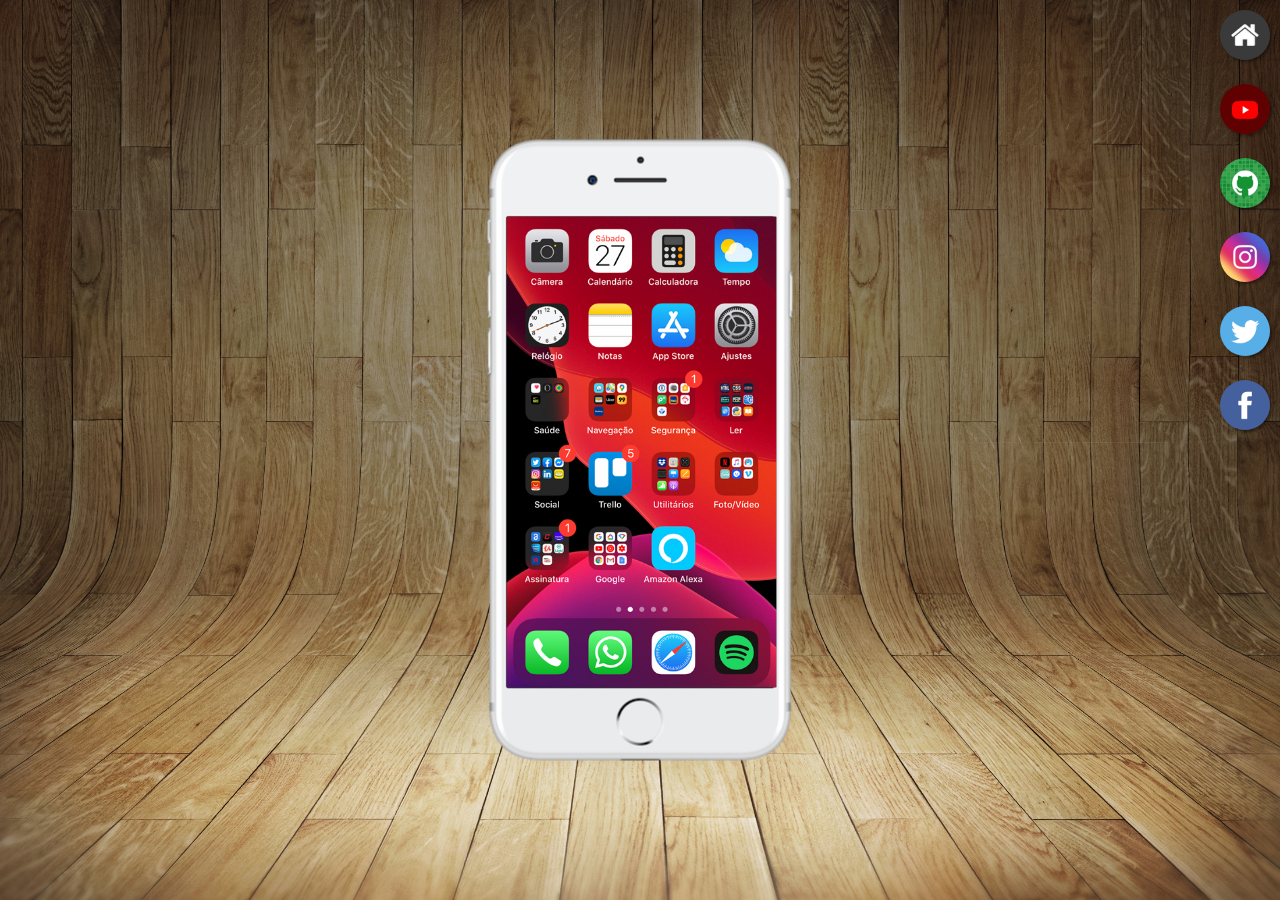
<file: index.html>
<!DOCTYPE html>
<html lang="pt-br">
<head>
    <meta charset="UTF-8">
    <meta name="viewport" content="width=device-width, initial-scale=1.0">
    <title>Projeto Redes Sociais</title>
    <link rel="shortcut icon" href="favicon.ico" type="image/x-icon">
    <link rel="stylesheet" href="estilos/style.css">
</head>
<body>
    <main>
        <section id="telefone">
            <iframe src="home.html" name="tela"
            id="tela" frameborder="0"><p>O seu navegador não é compátivel com isso!</p></iframe>
        </section>
        <section id="redes-sociais">
            <a href="home.html" target="tela"><img src="imagens/logo-home.jpg" alt="Logo Home"></a> <br>
            <a href="youtube.html" target="tela"><img src="imagens/logo-youtube.jpg" alt="Logo Youtube"></a> <br>
            <a href="github.html" target="tela"><img src="imagens/logo-github.jpg" alt="Logo do Github"></a> <br>
            <a href="instagram.html" target="tela"><img src="imagens/logo-instagram.jpg" alt="Logo do Instagram"></a> <br>
            <a href="twitter.html" target="tela"><img src="imagens/logo-twitter.jpg" alt="Logo do Twitter"></a> <br>
            <a href="facebook.html" target="tela"><img src="imagens/logo-facebook.jpg" alt="Logo do Facebook"></a> <br>
        </section>
    </main>
</body>
</html>
</file>
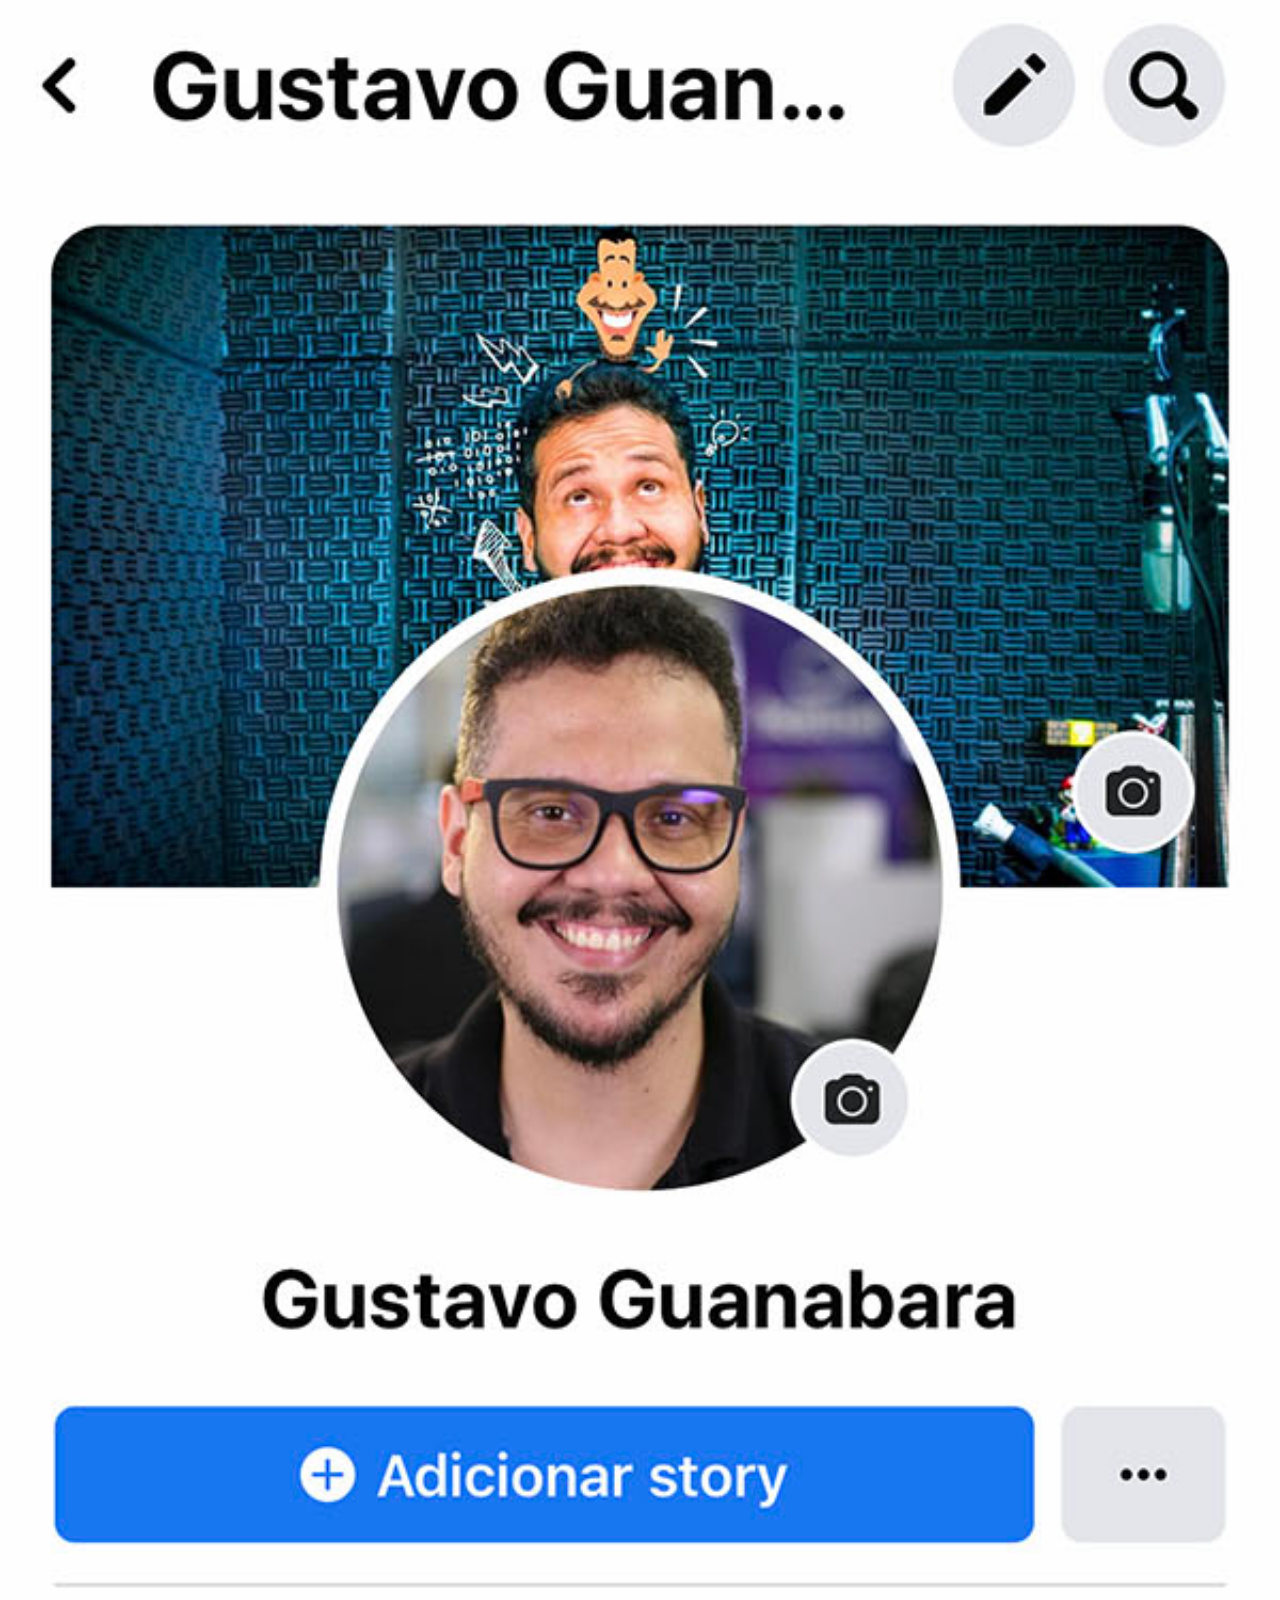
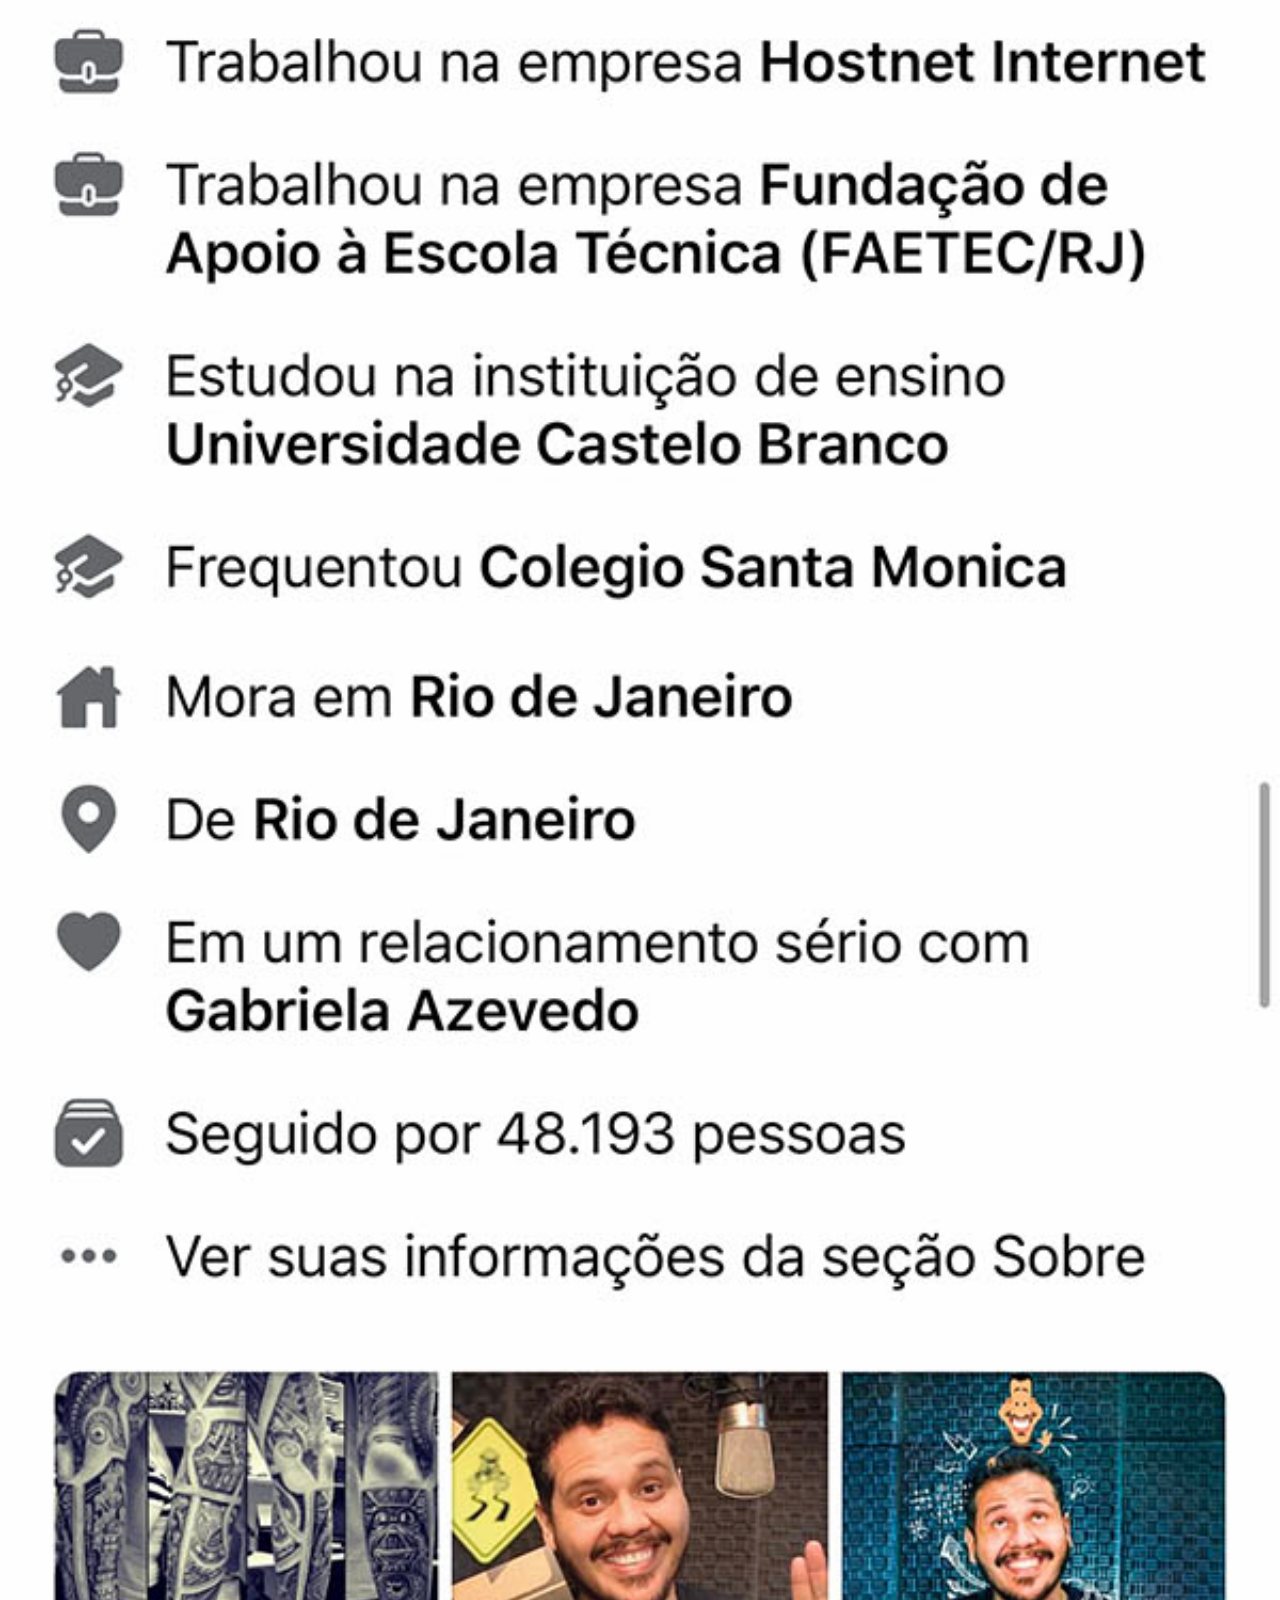
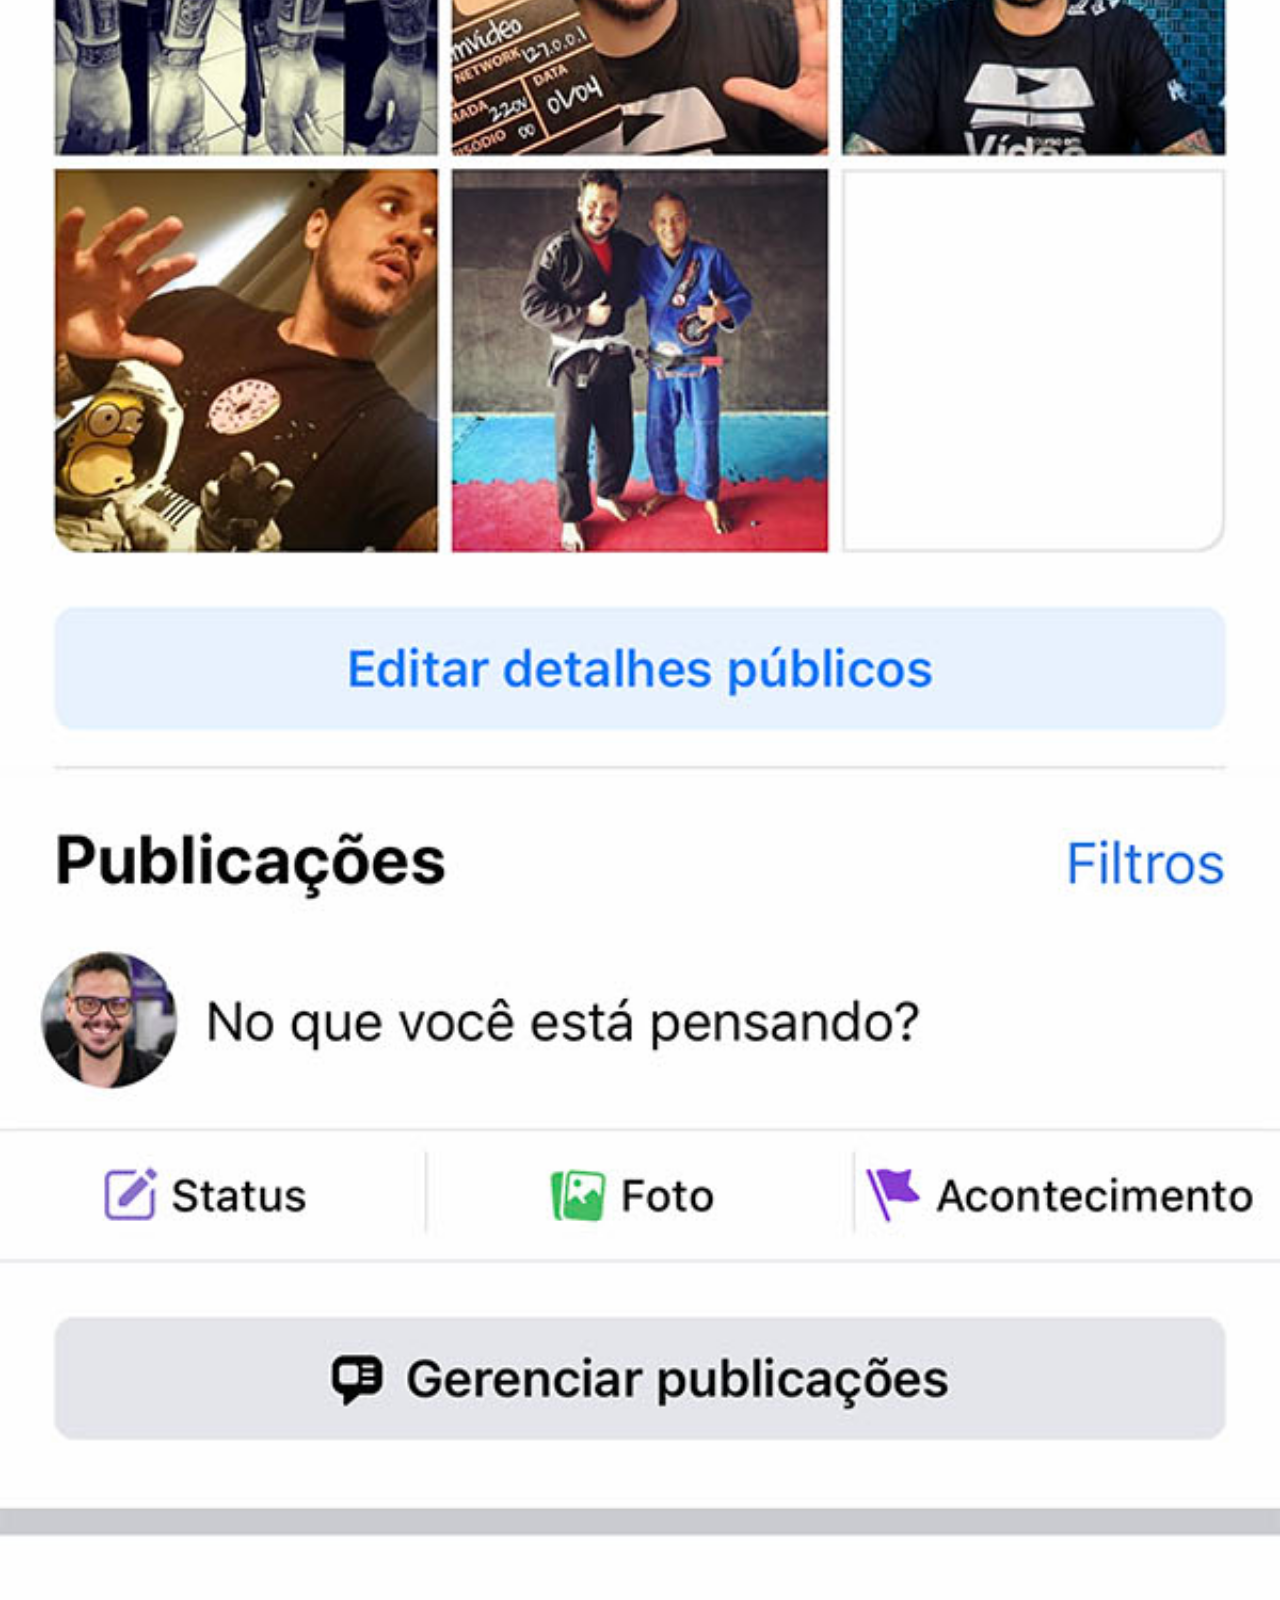
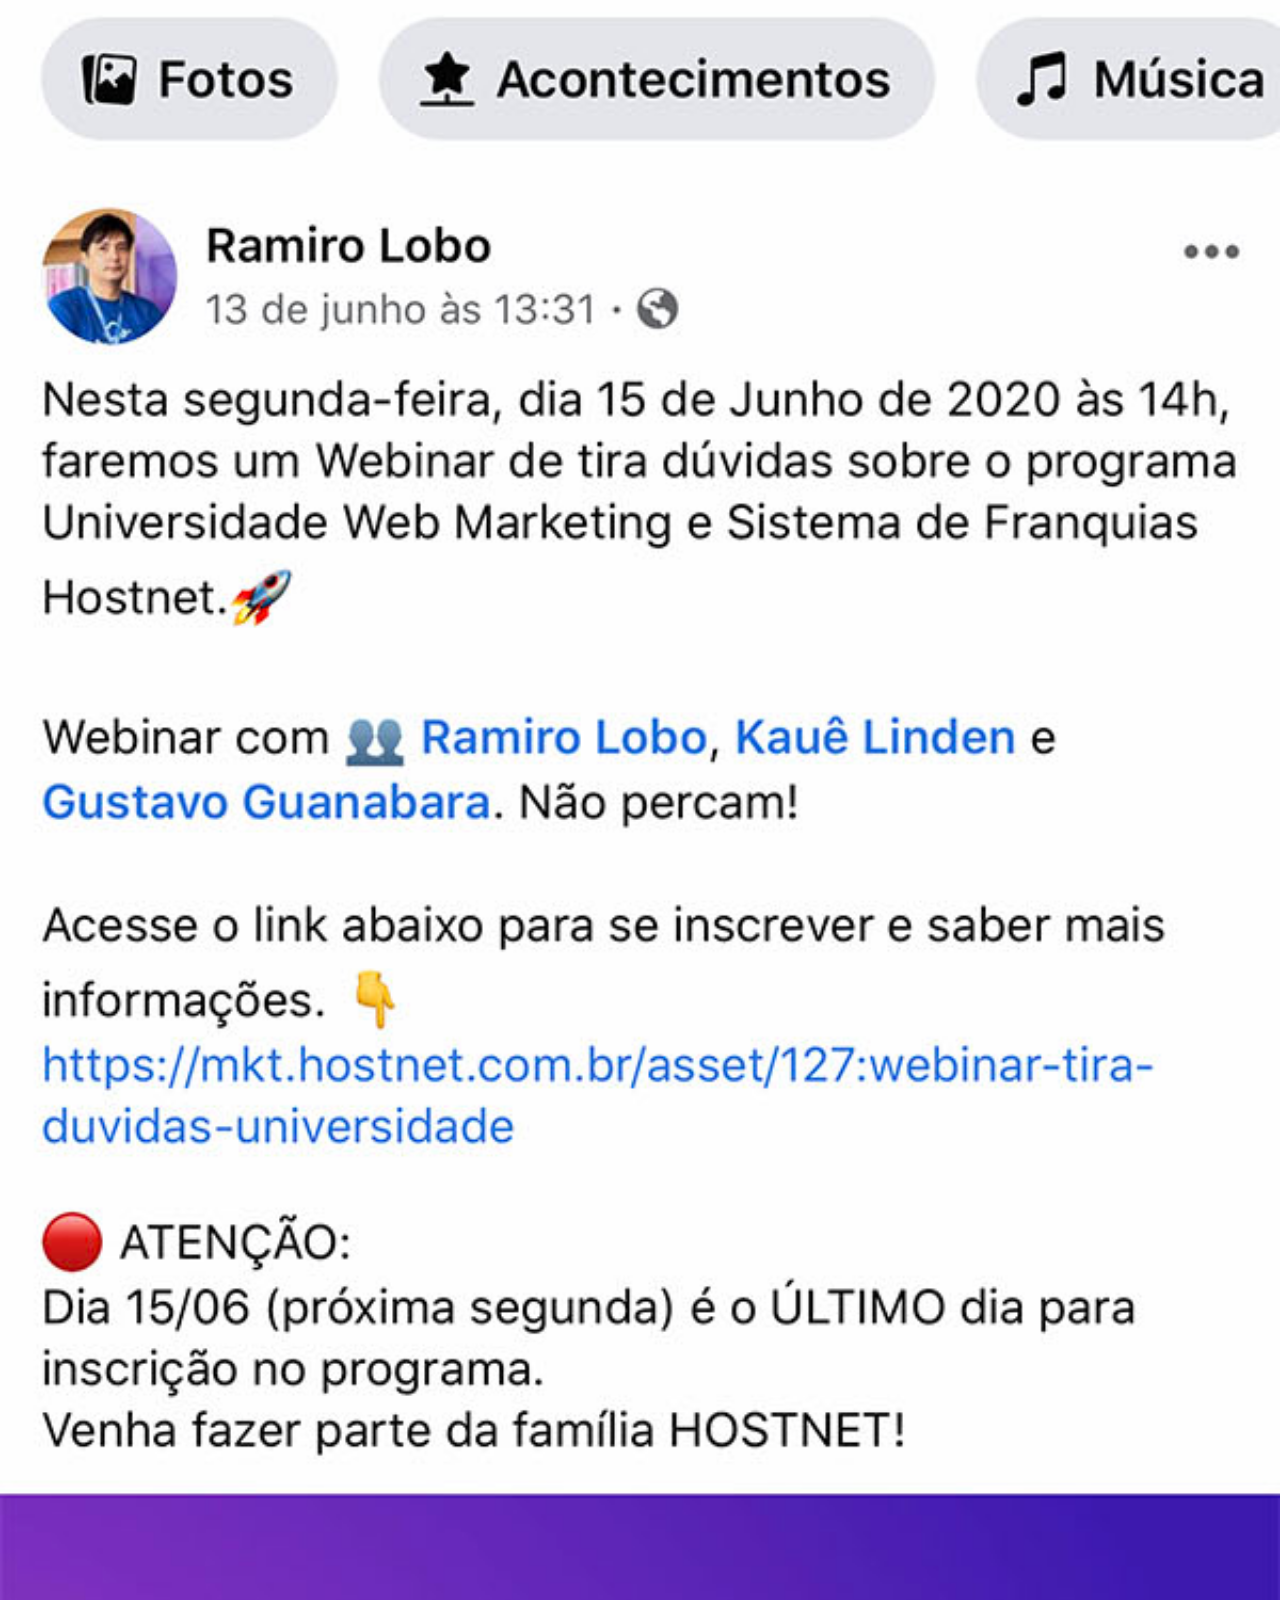
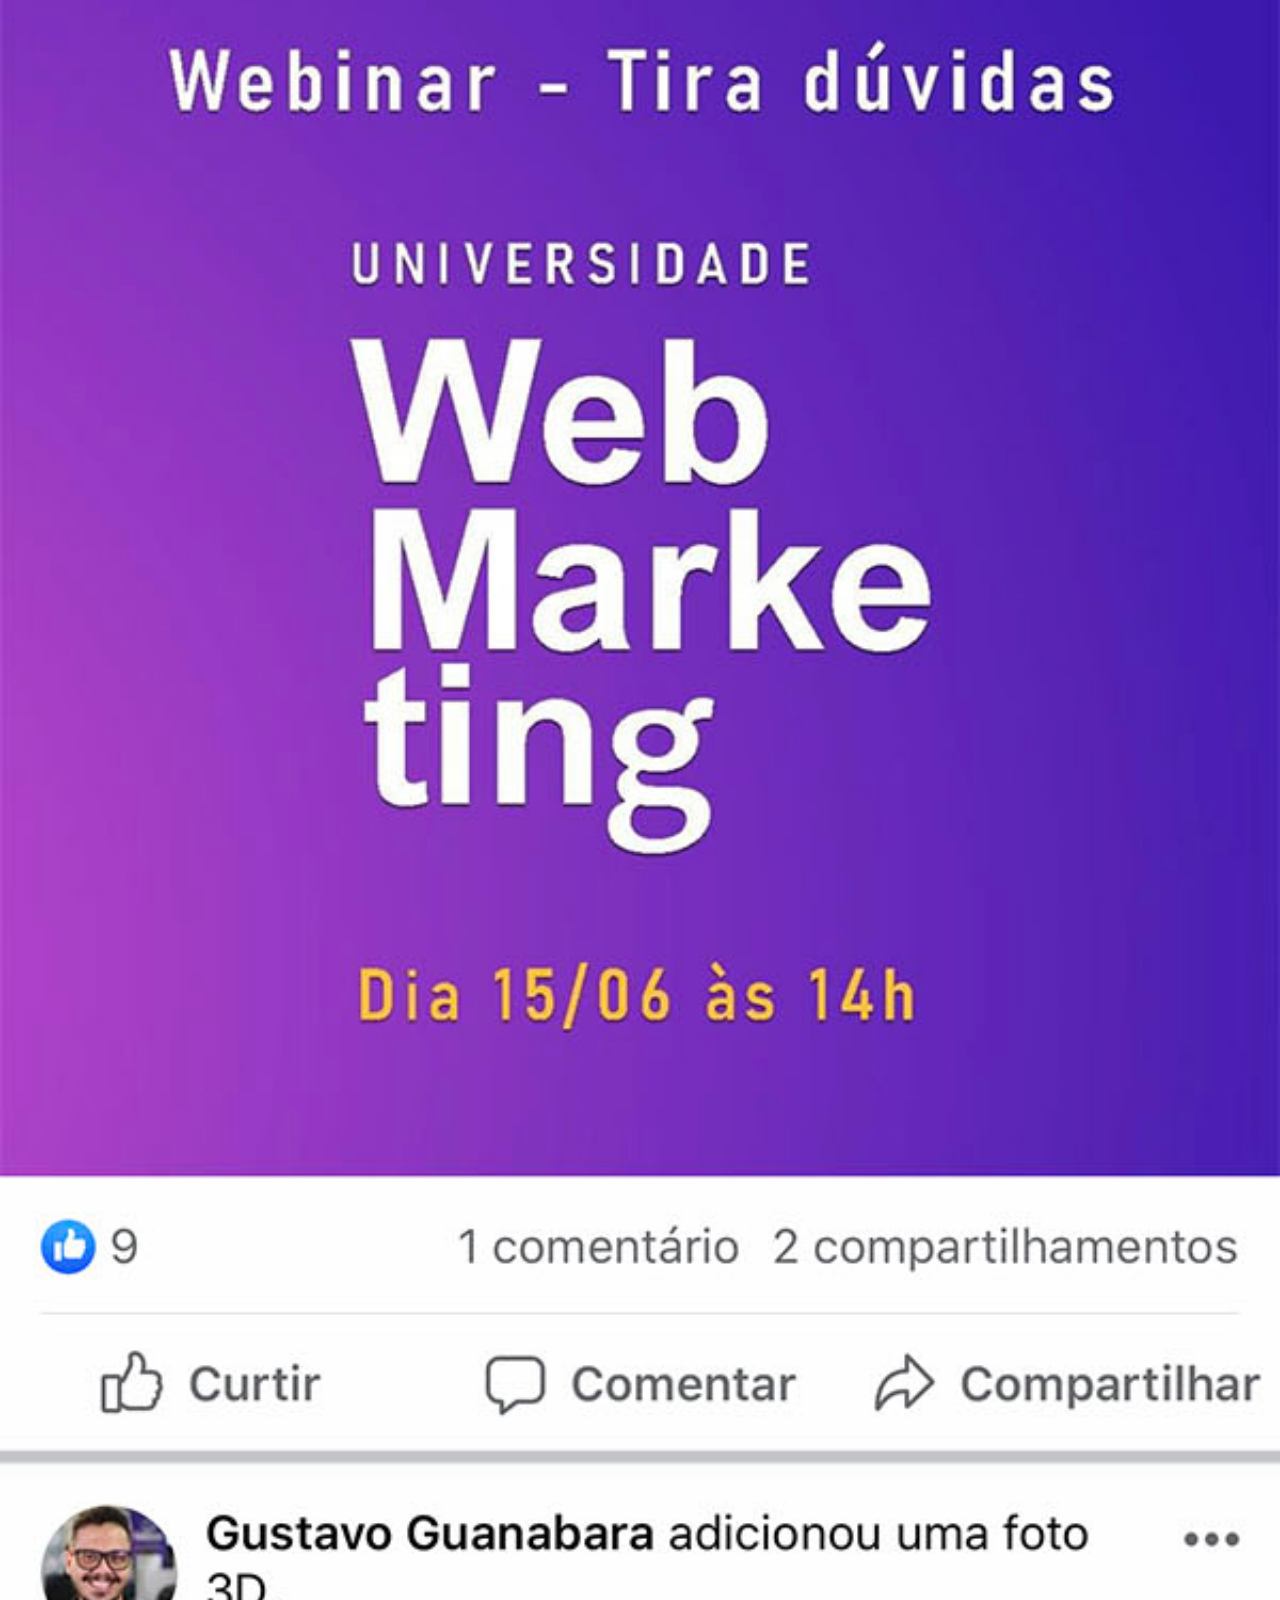
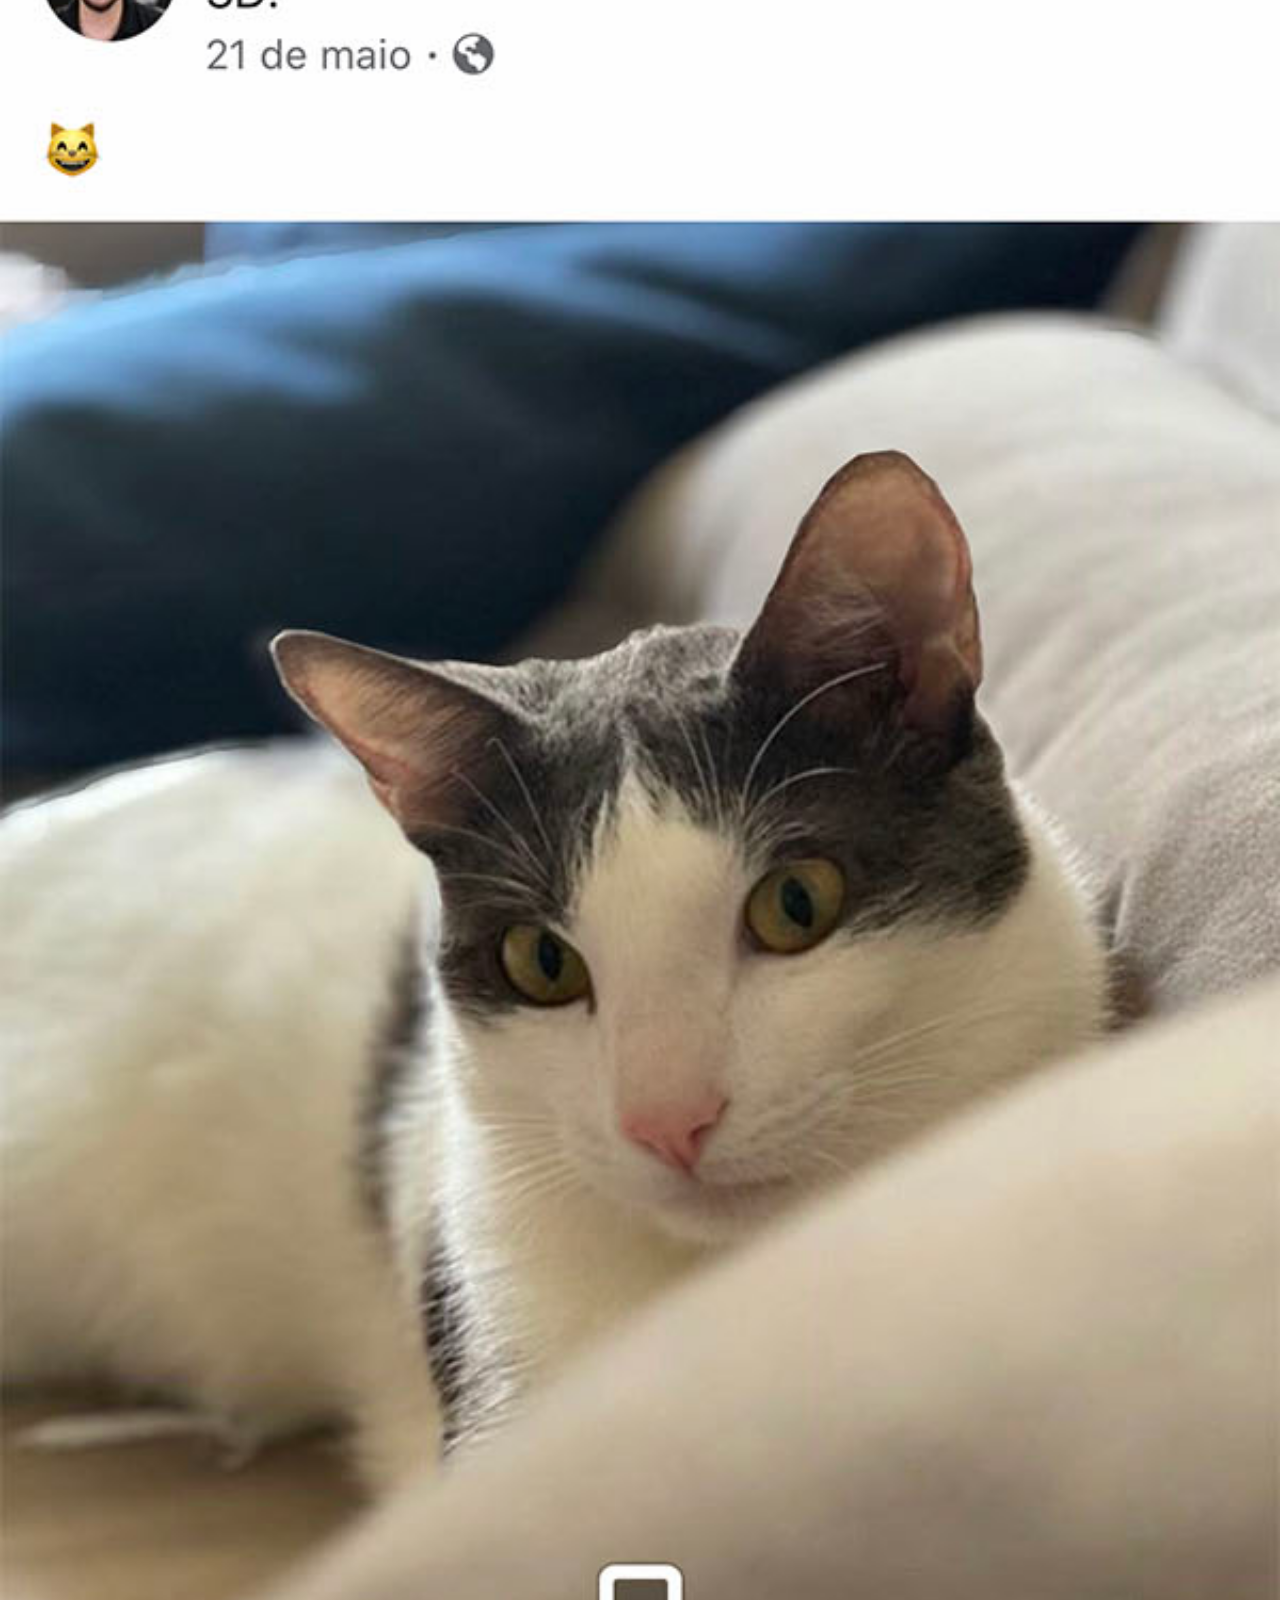
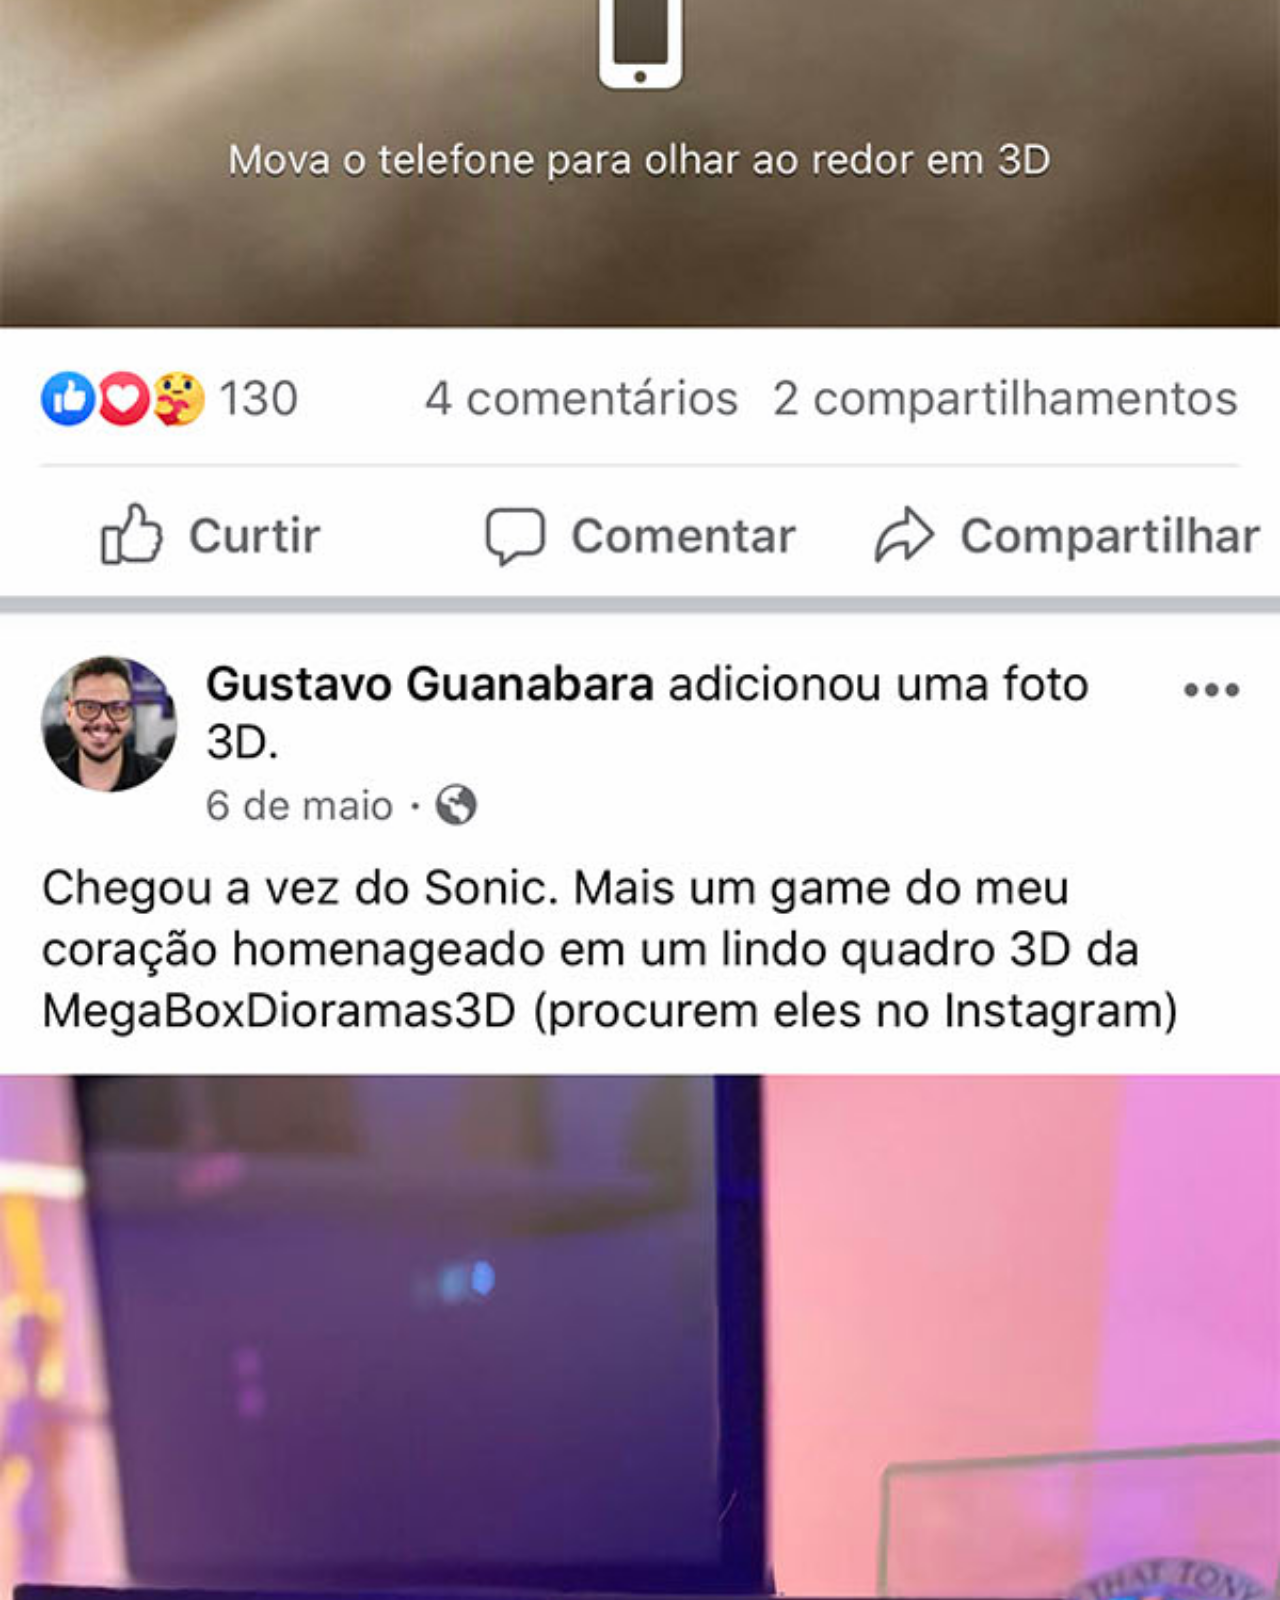
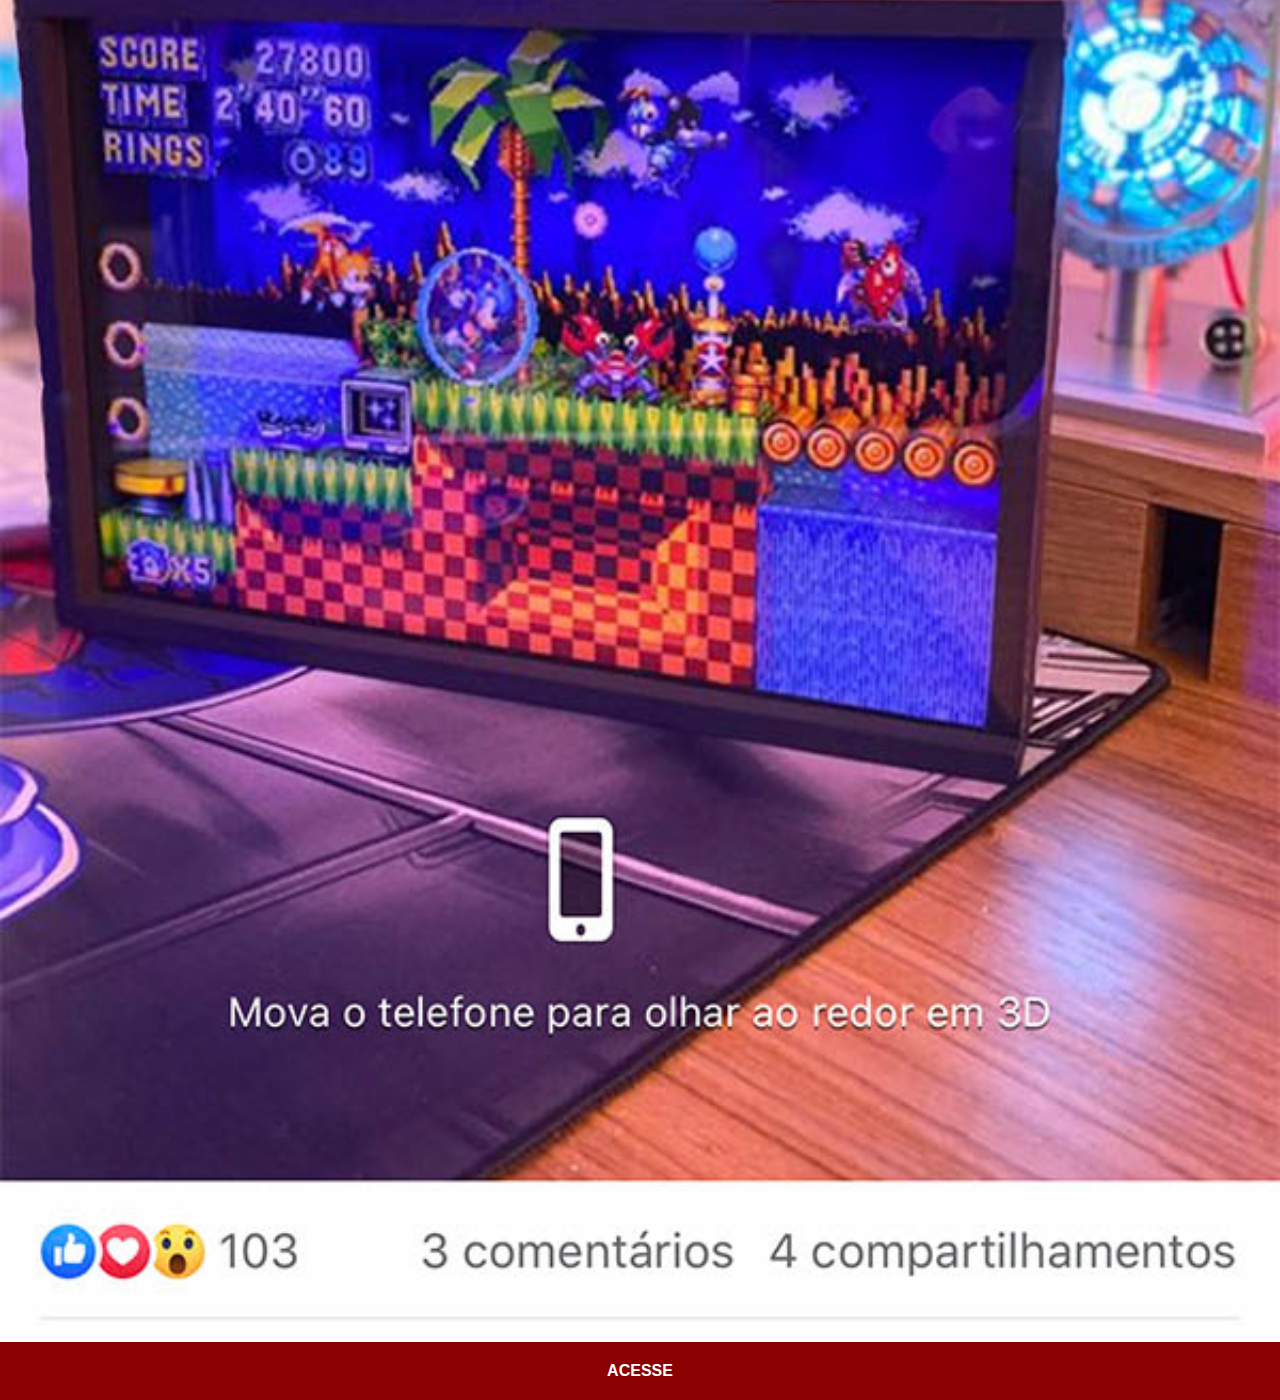
<file: facebook.html>
<!DOCTYPE html>
<html lang="pt-br">
<head>
    <meta charset="UTF-8">
    <meta name="viewport" content="width=device-width, initial-scale=1.0">
    <title>Facebook</title>
    <link rel="stylesheet" href="estilos/social.css">
</head>
<body>
    <img src="imagens/tela-facebook.jpg">
    <a href="https://www.facebook.com/search_results/?q=gustavo+guanabara&locale=pt_BR " target="_blank">ACESSE</a>
</body>
</html>
</file>
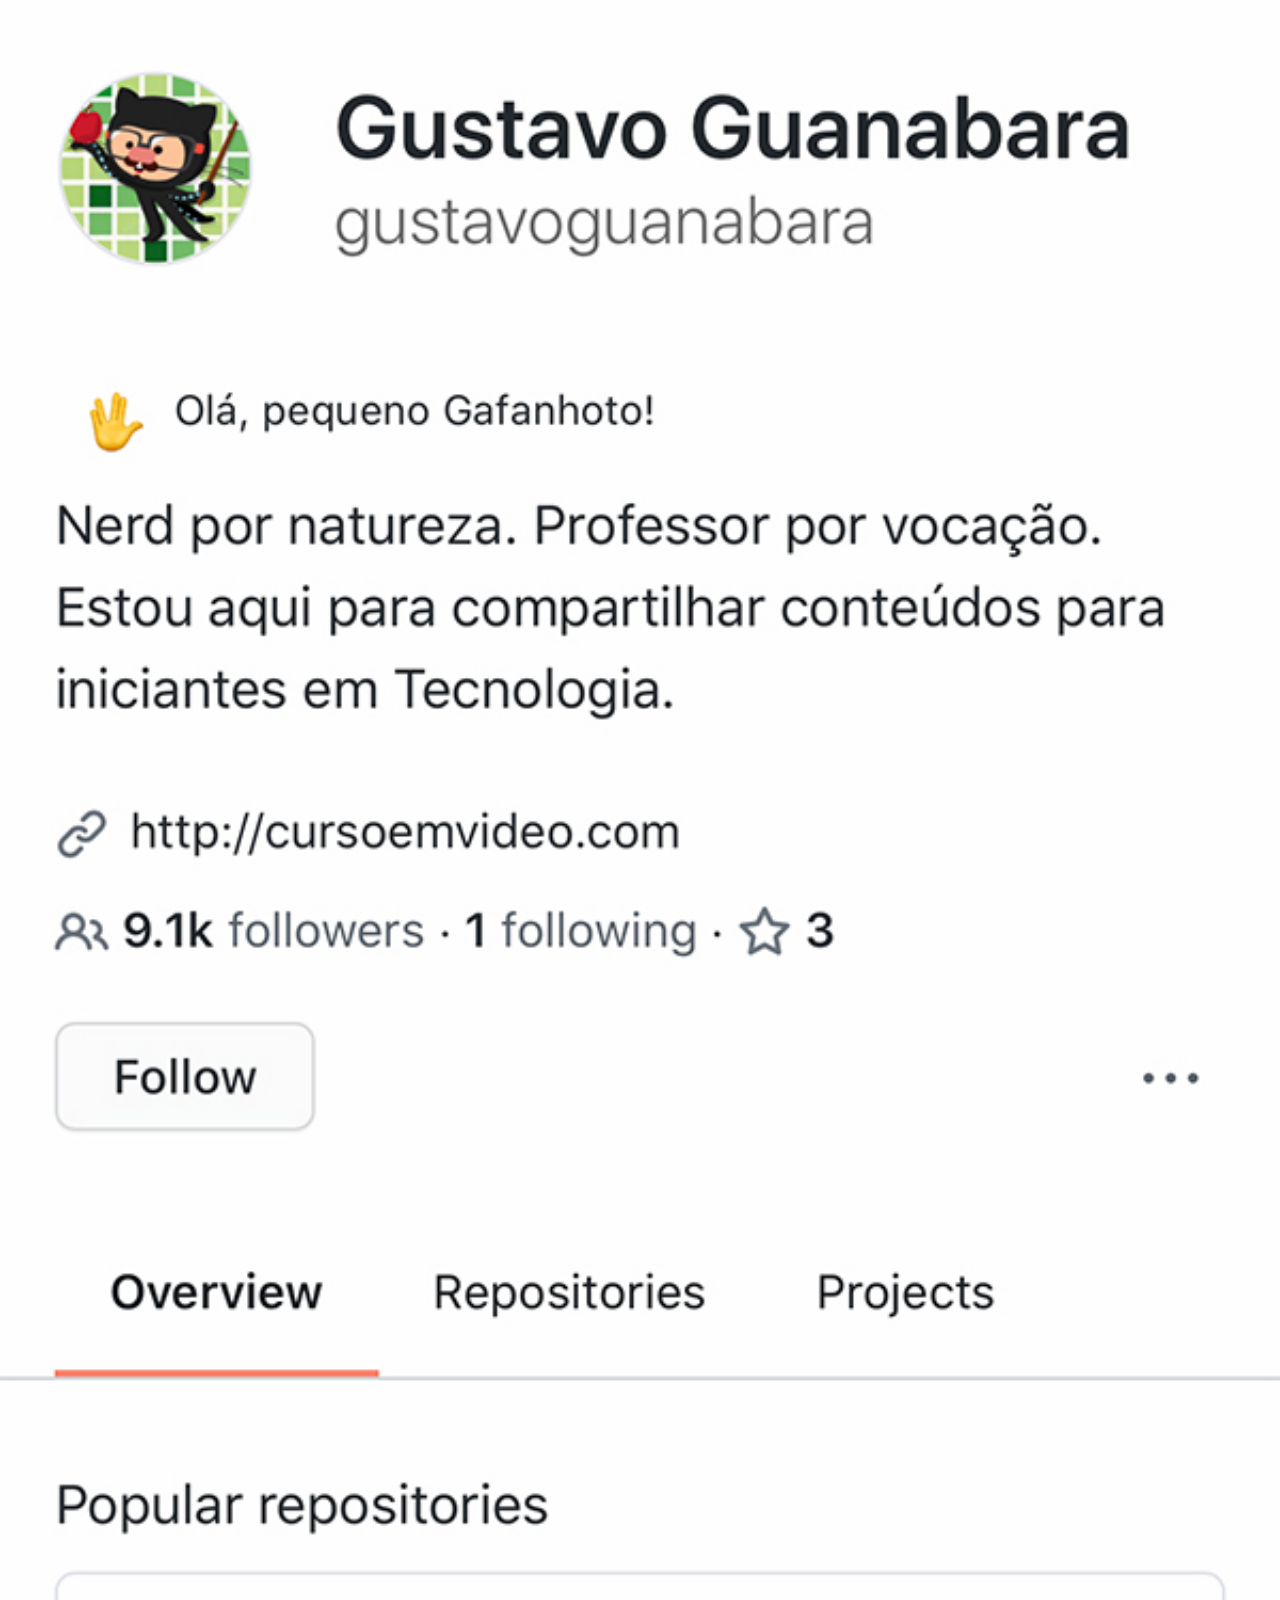
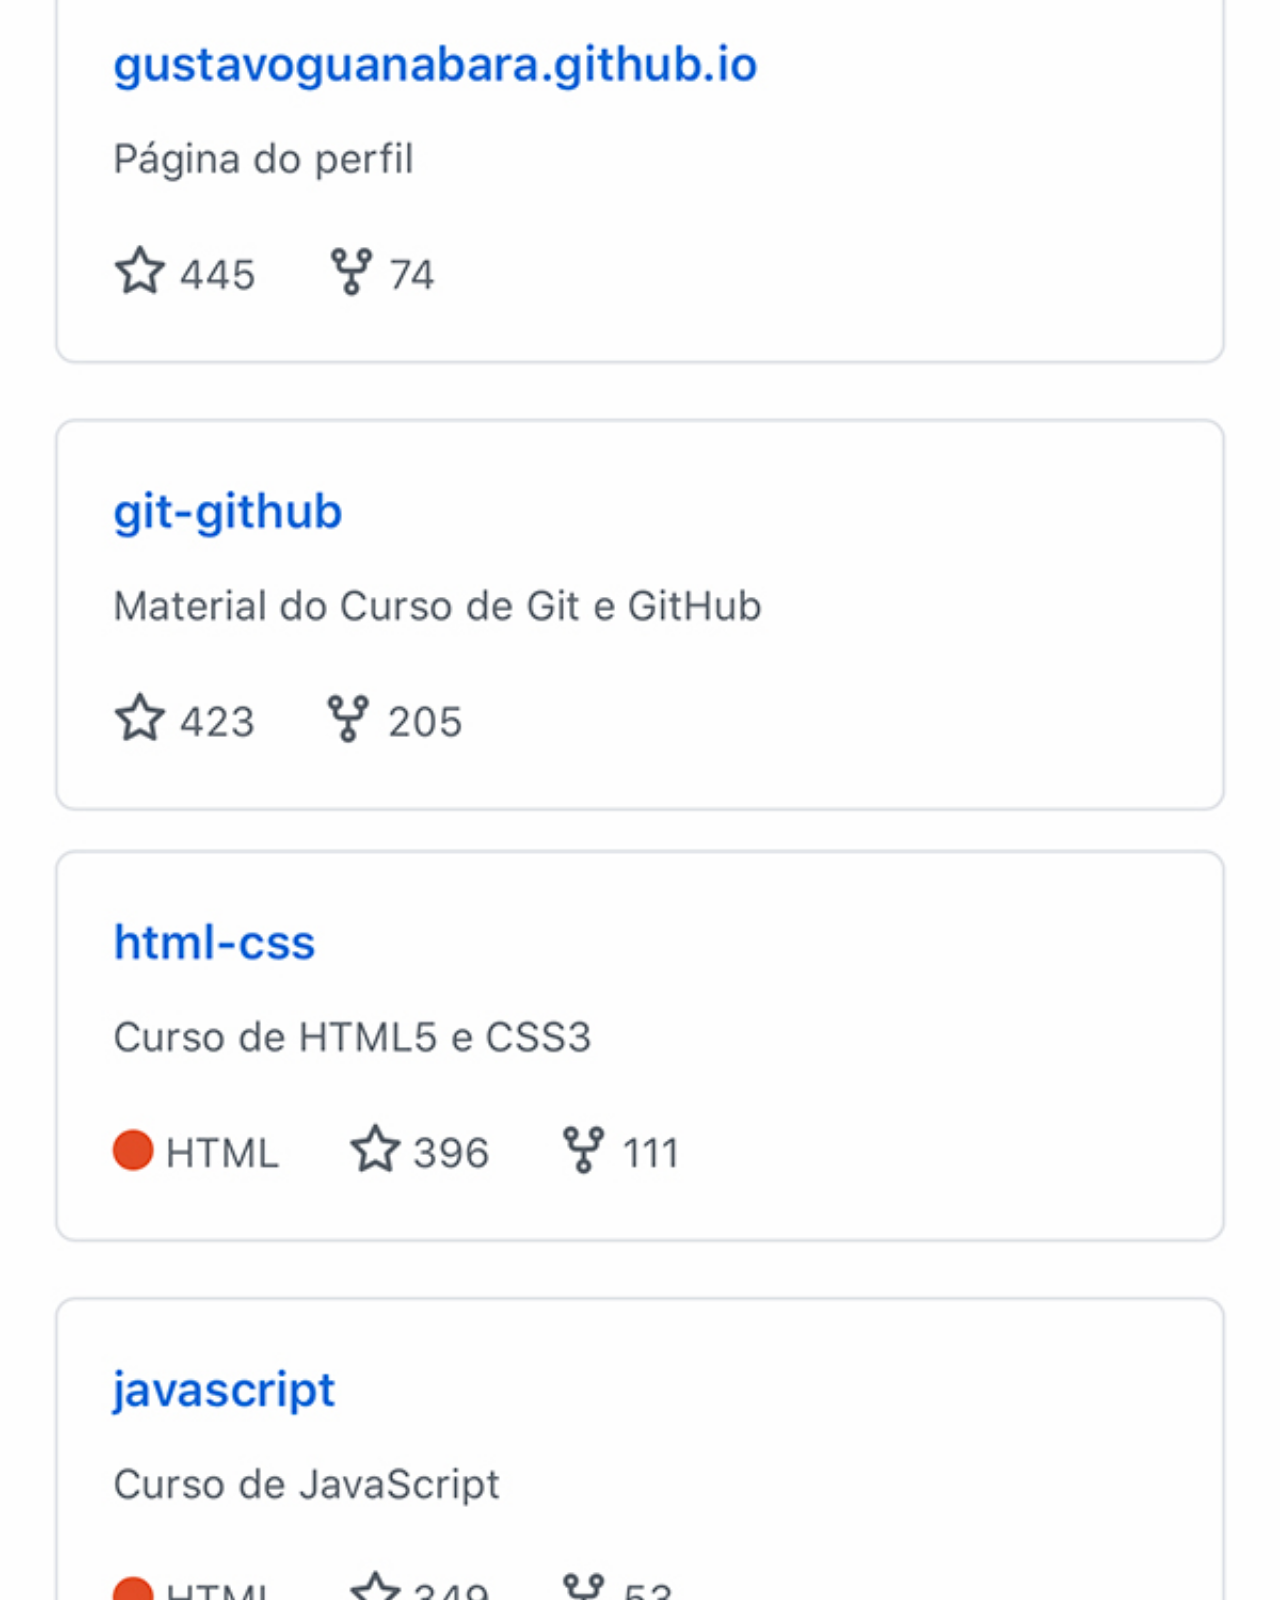
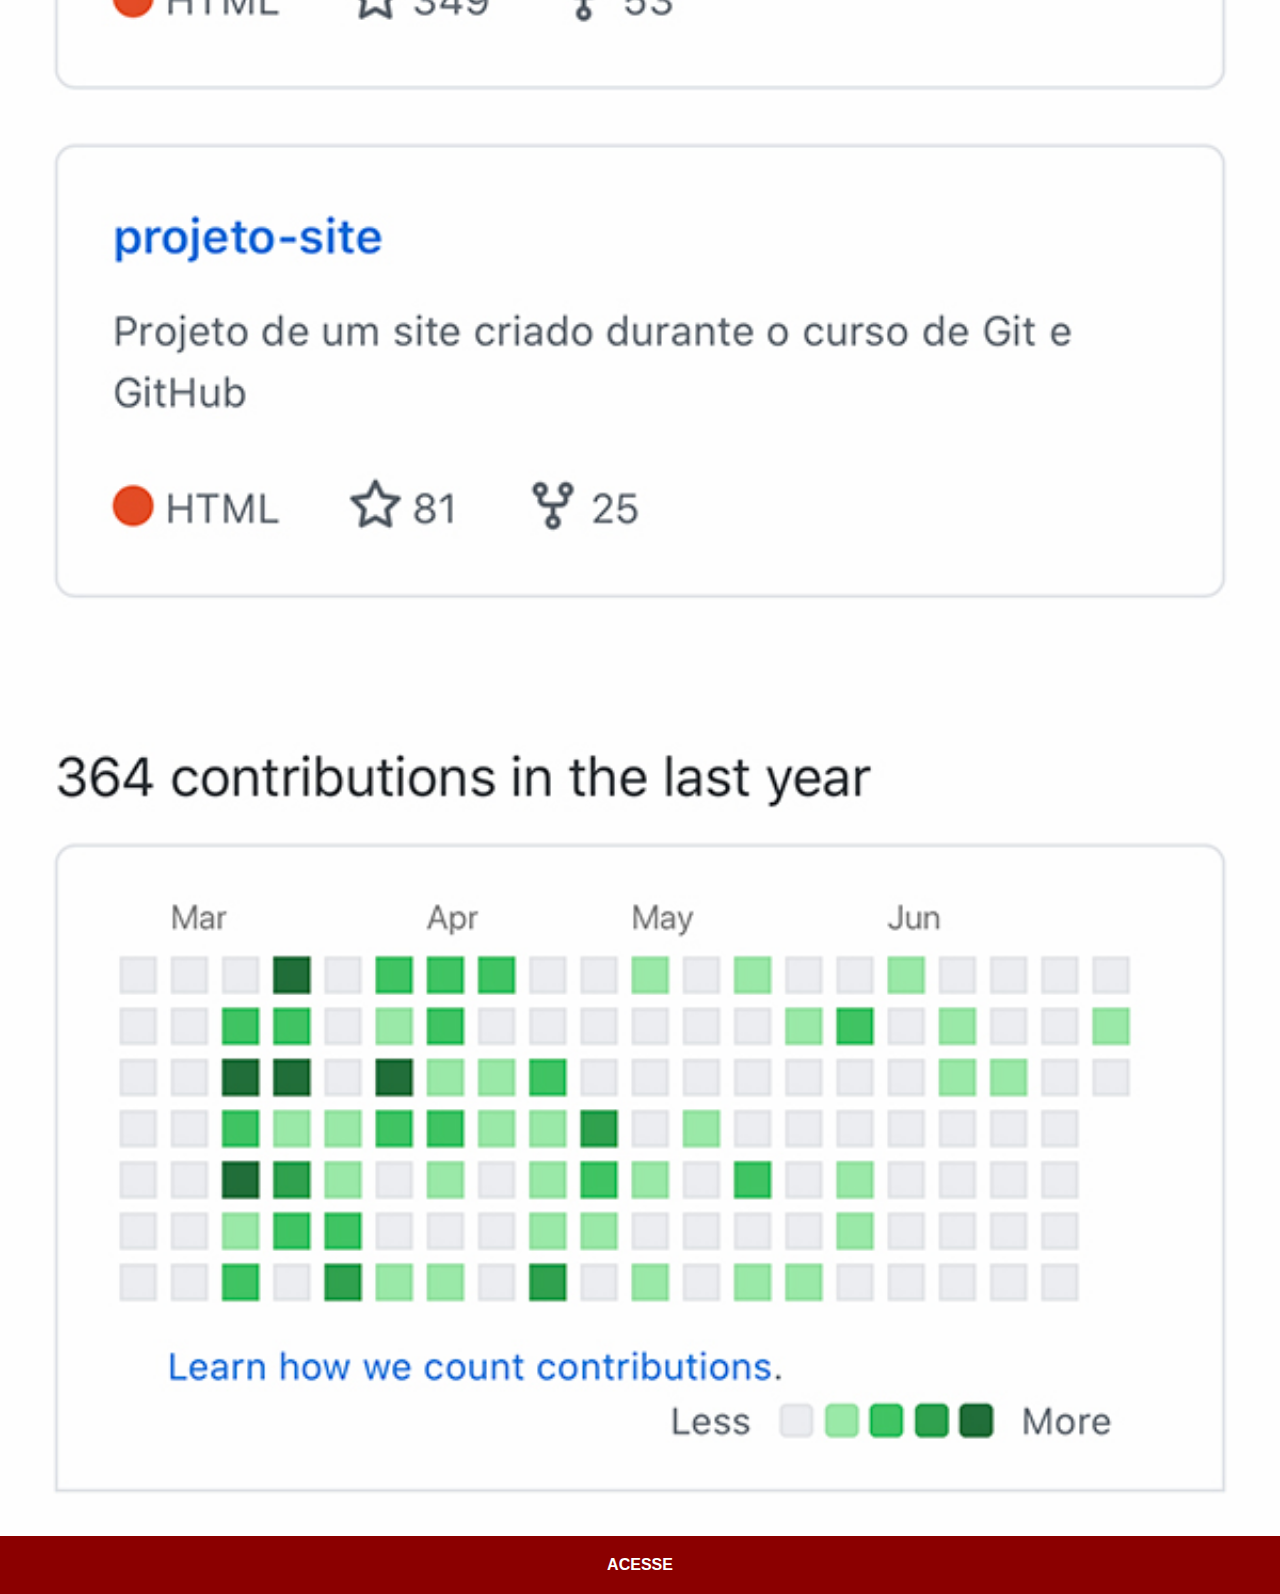
<file: github.html>
<!DOCTYPE html>
<html lang="pt-br">
<head>
    <meta charset="UTF-8">
    <meta name="viewport" content="width=device-width, initial-scale=1.0">
    <title>Github</title>
    <link rel="stylesheet" href="estilos/social.css">
</head>
<body>
    <img src="imagens/tela-github.jpg" alt="Tela do Github">
    <a href="https://github.com/gustavoguanabara" target="_blank">ACESSE</a>
</body>
</html>
</file>
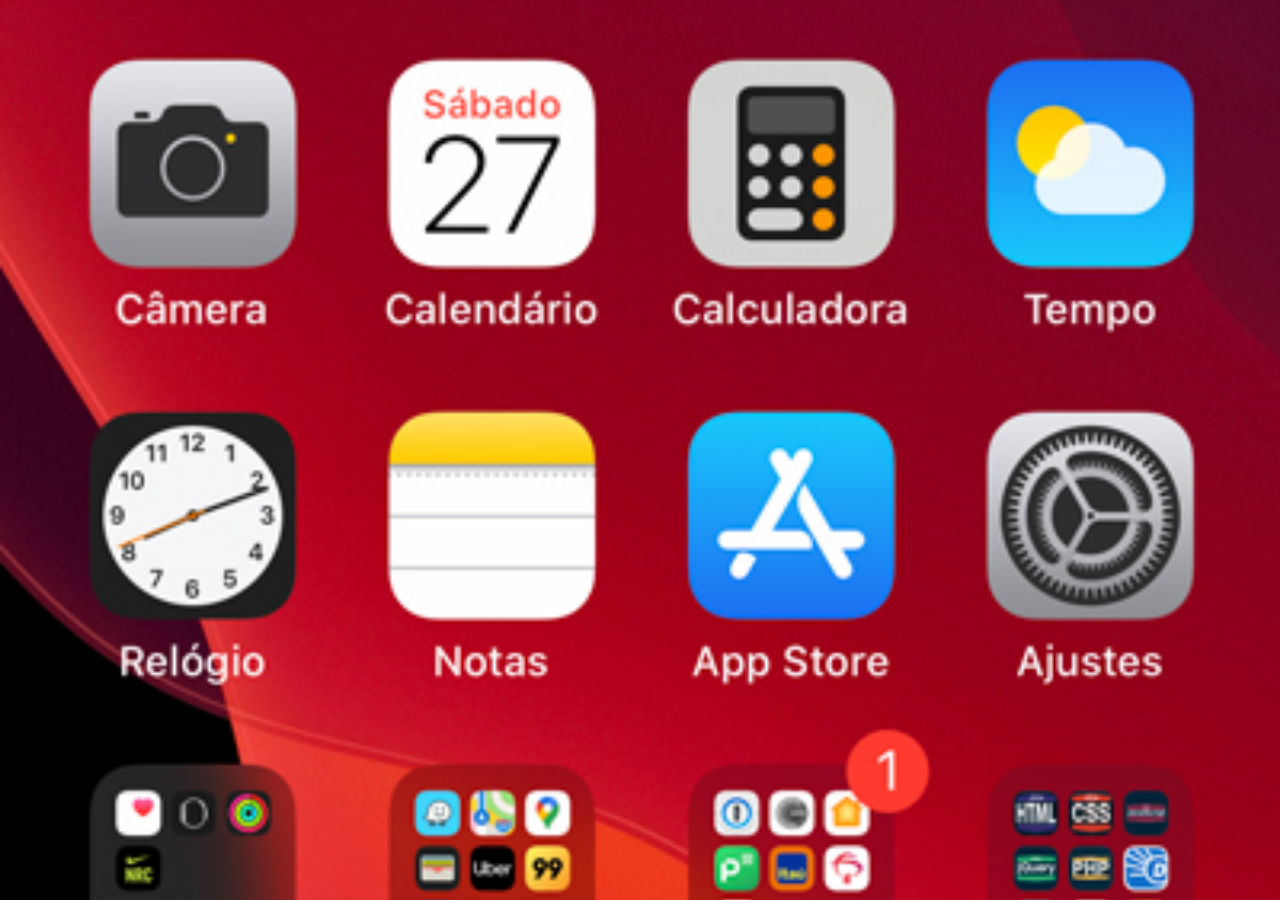
<file: home.html>
<!DOCTYPE html>
<html lang="pt-br">
<head>
    <meta charset="UTF-8">
    <meta name="viewport" content="width=device-width, initial-scale=1.0">
    <title>Home</title>
    <style>
        *{
            margin: 0px;
            padding: 0px;

        }

        body{
            height: 100vh;
            width: 100vw;
            background-color: black;
            background-image: url(imagens/tela-home.jpg);
            background-repeat: no-repeat;
            background-position: top center;
            background-size: cover;
        }

        ::-webkit-scrollbar{
            width: 0px;
            height: 0px;
        }
    </style>
</head>
<body>
    
</body>
</html>
</file>
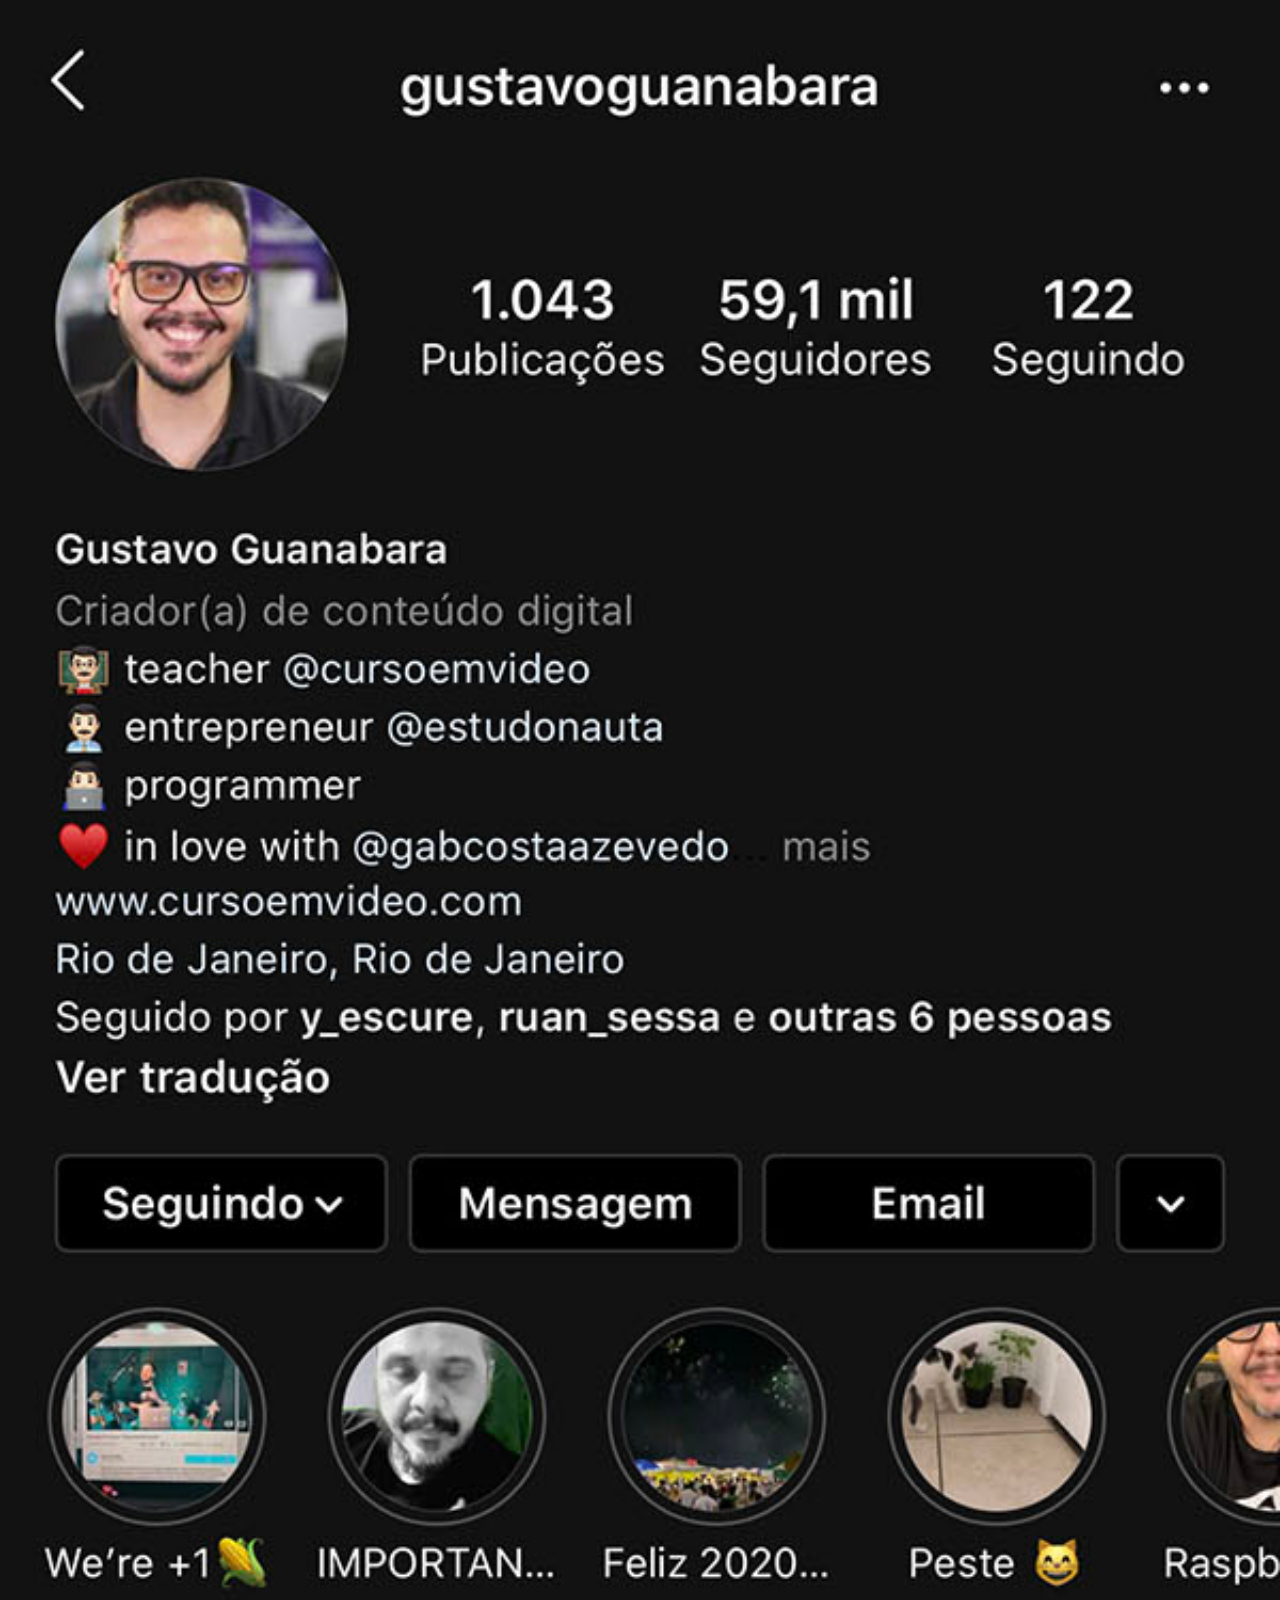
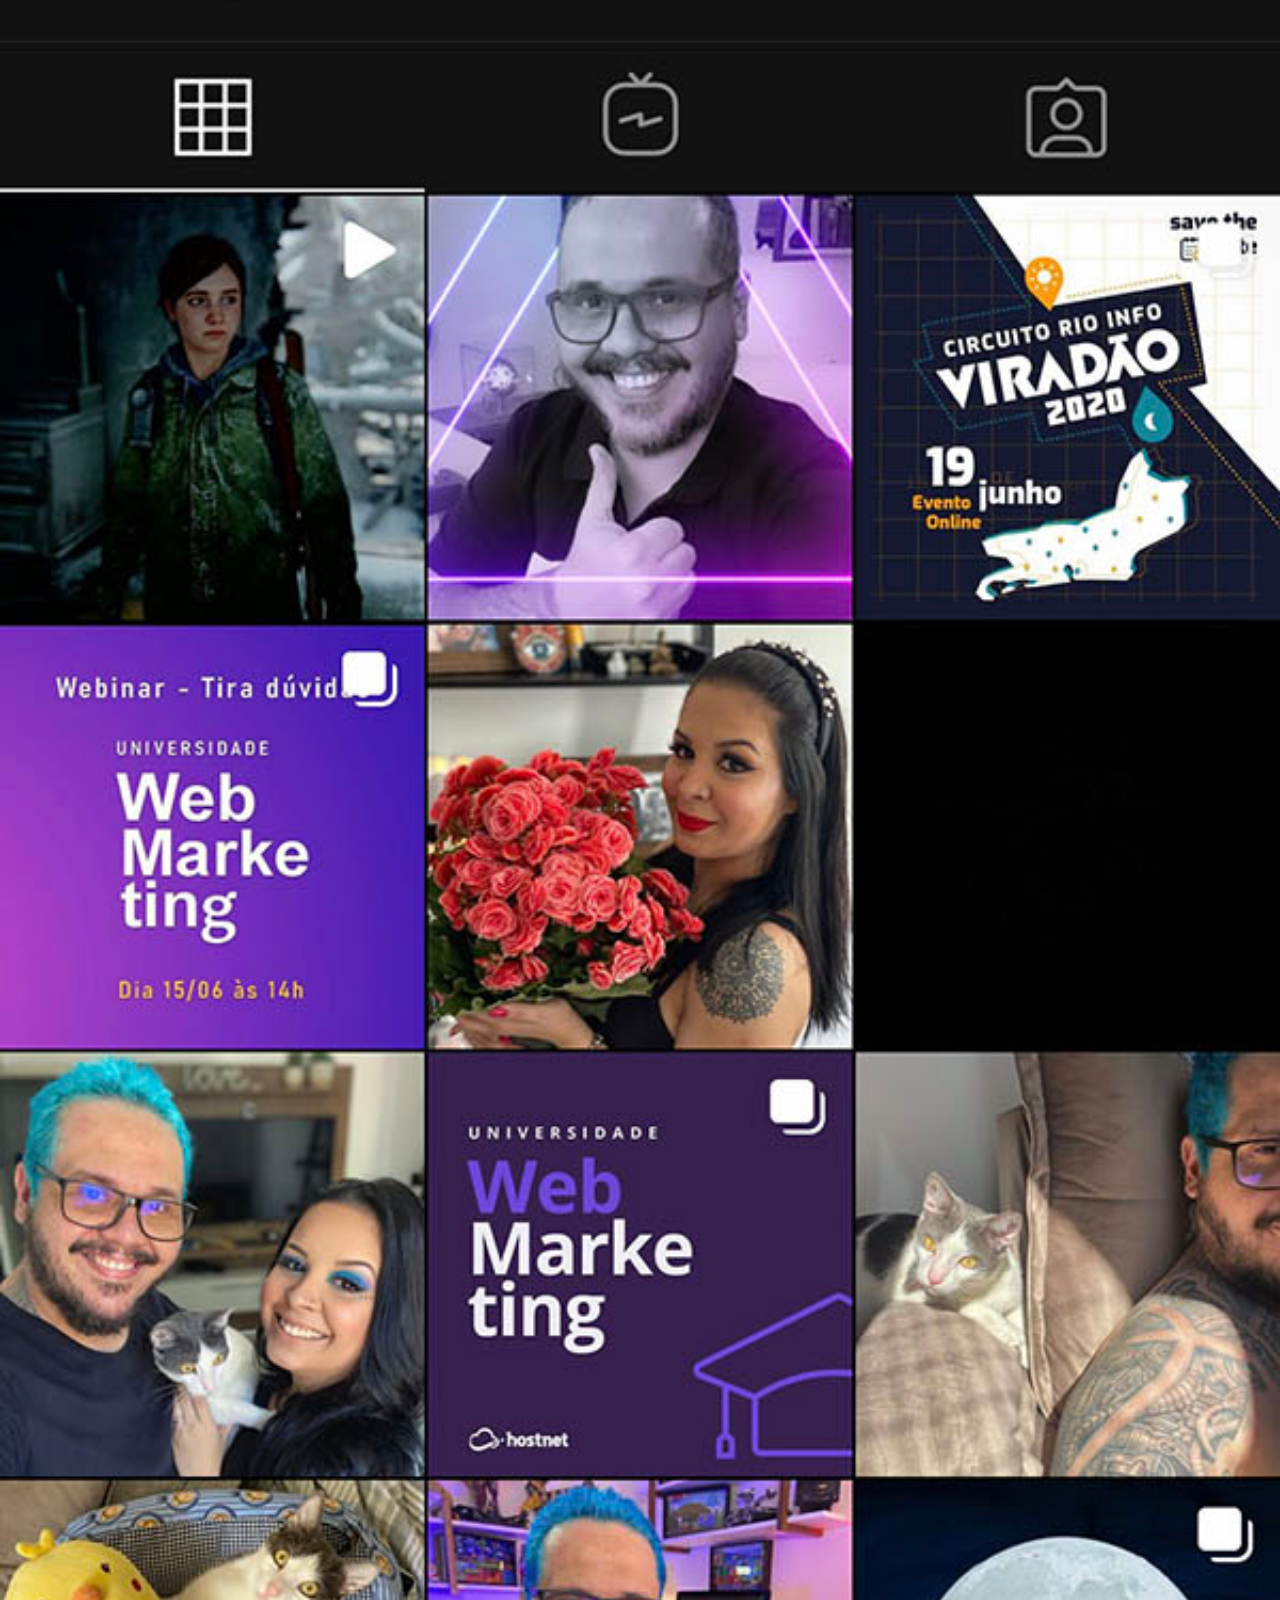
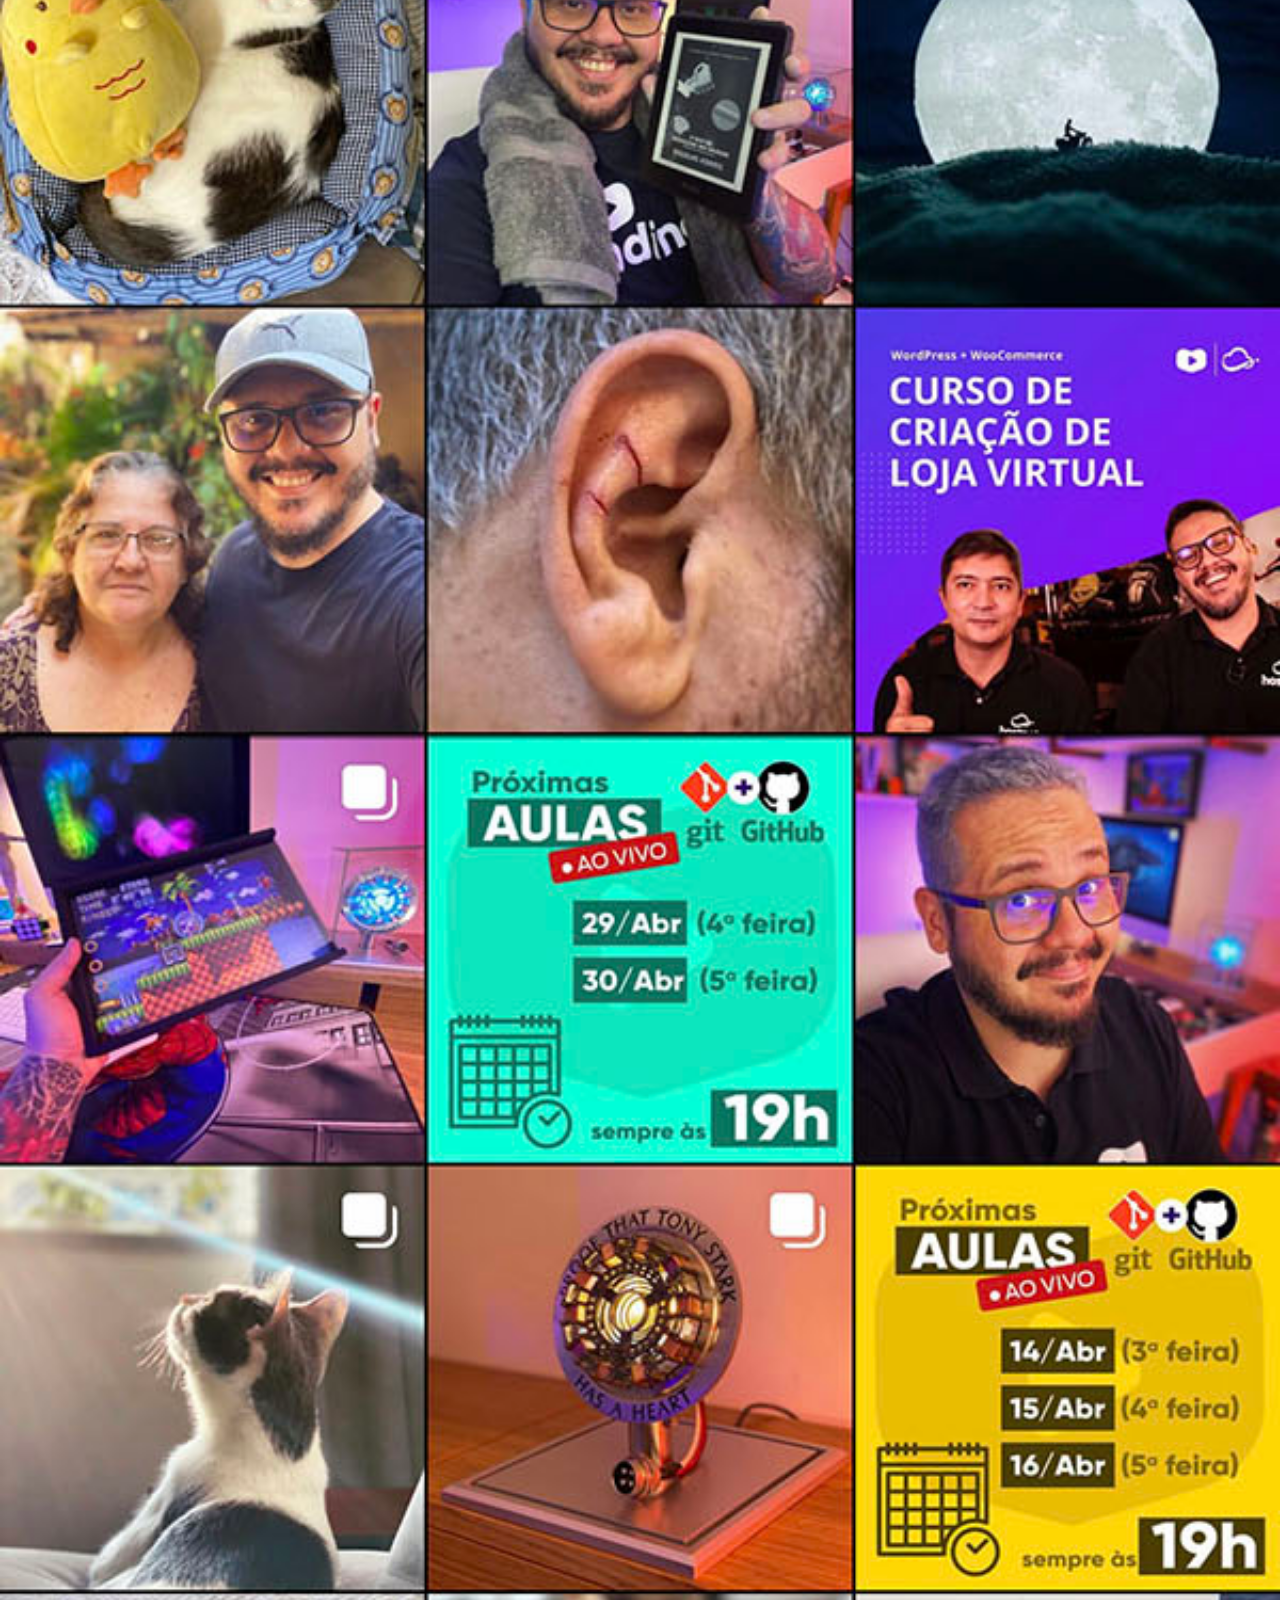
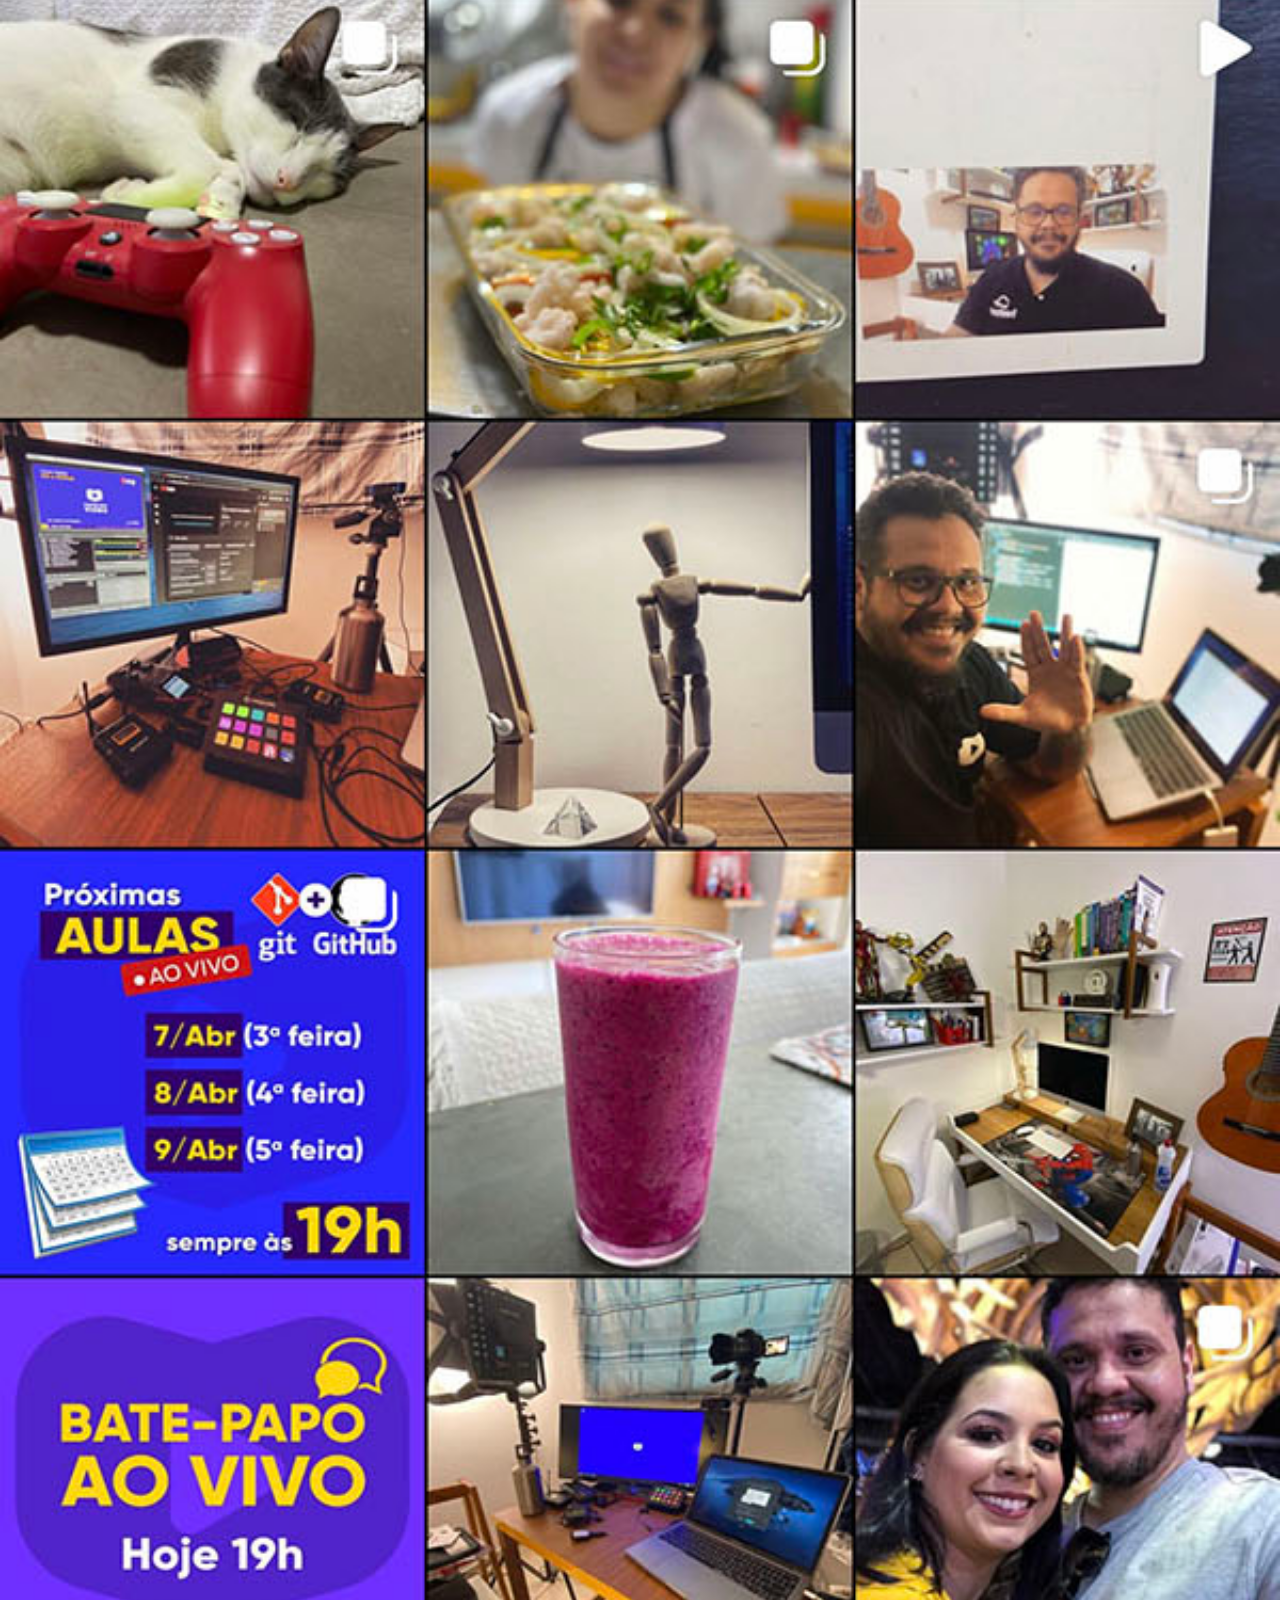
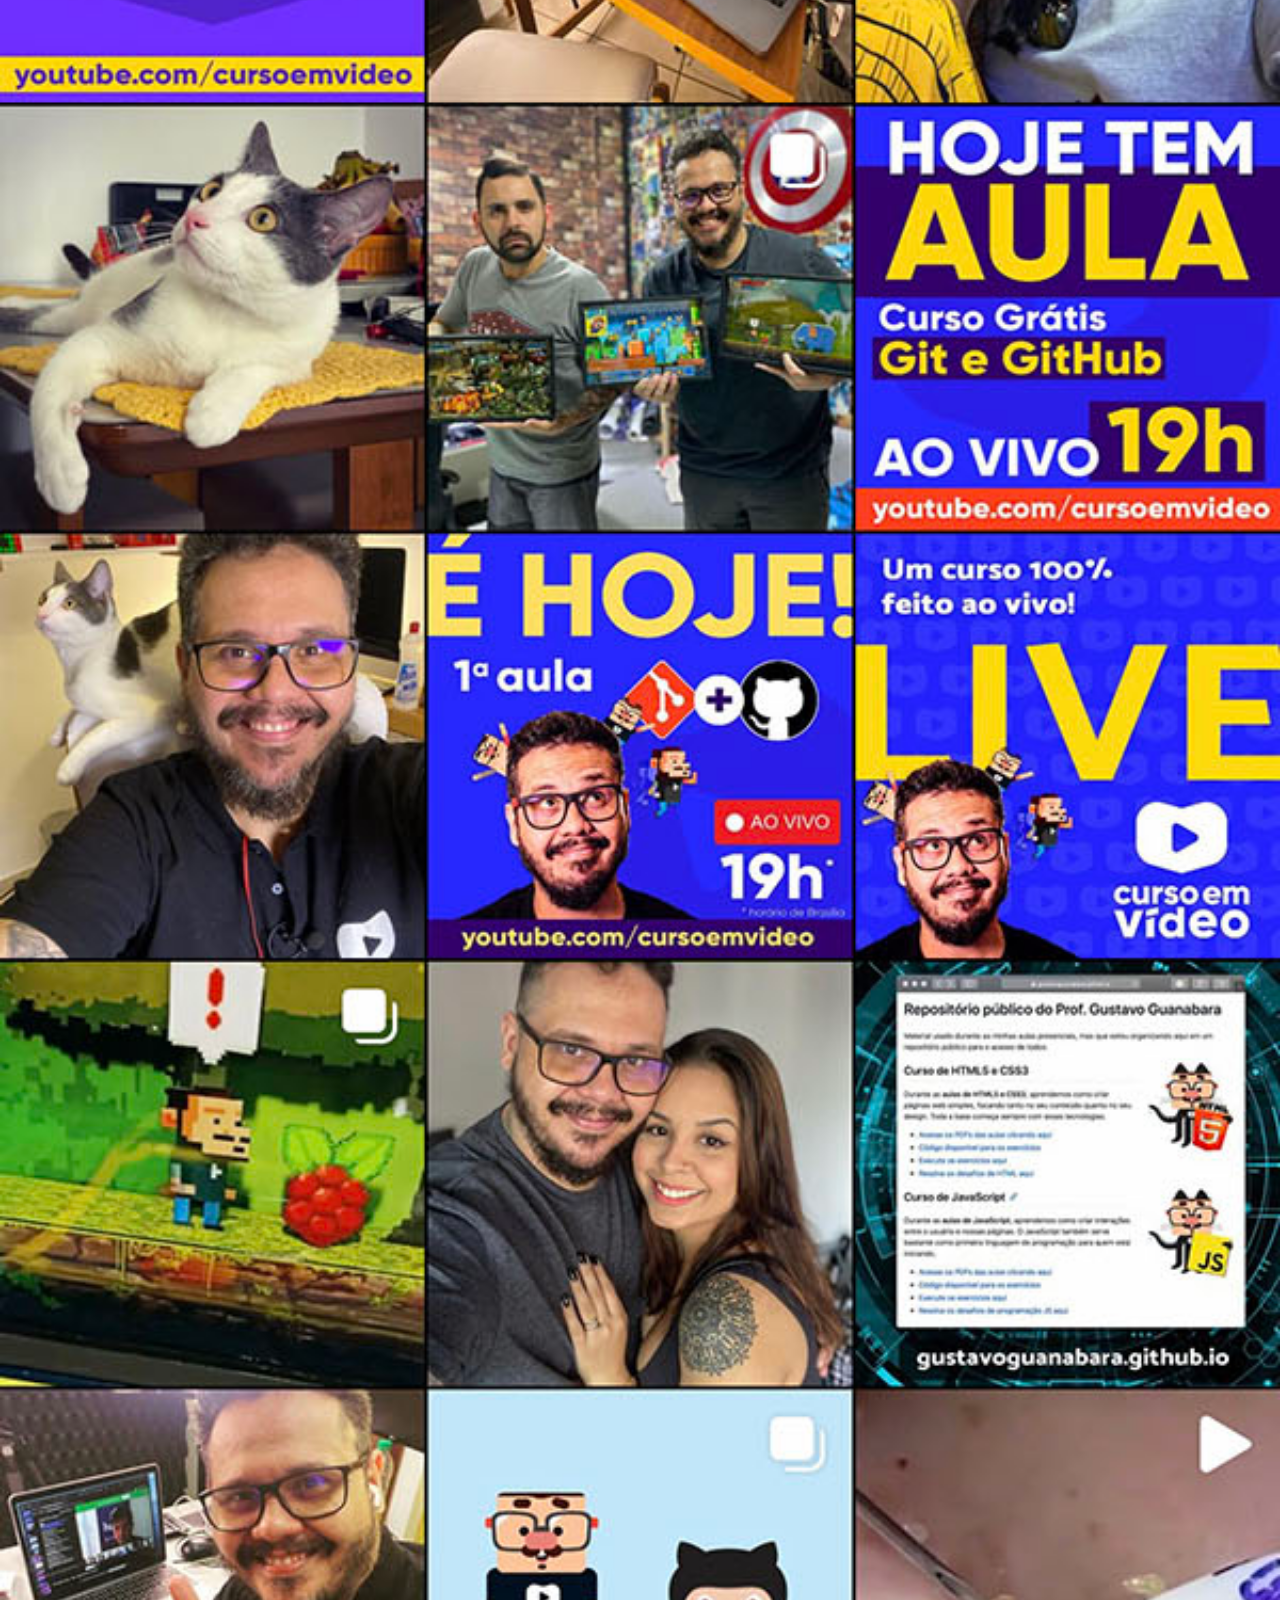
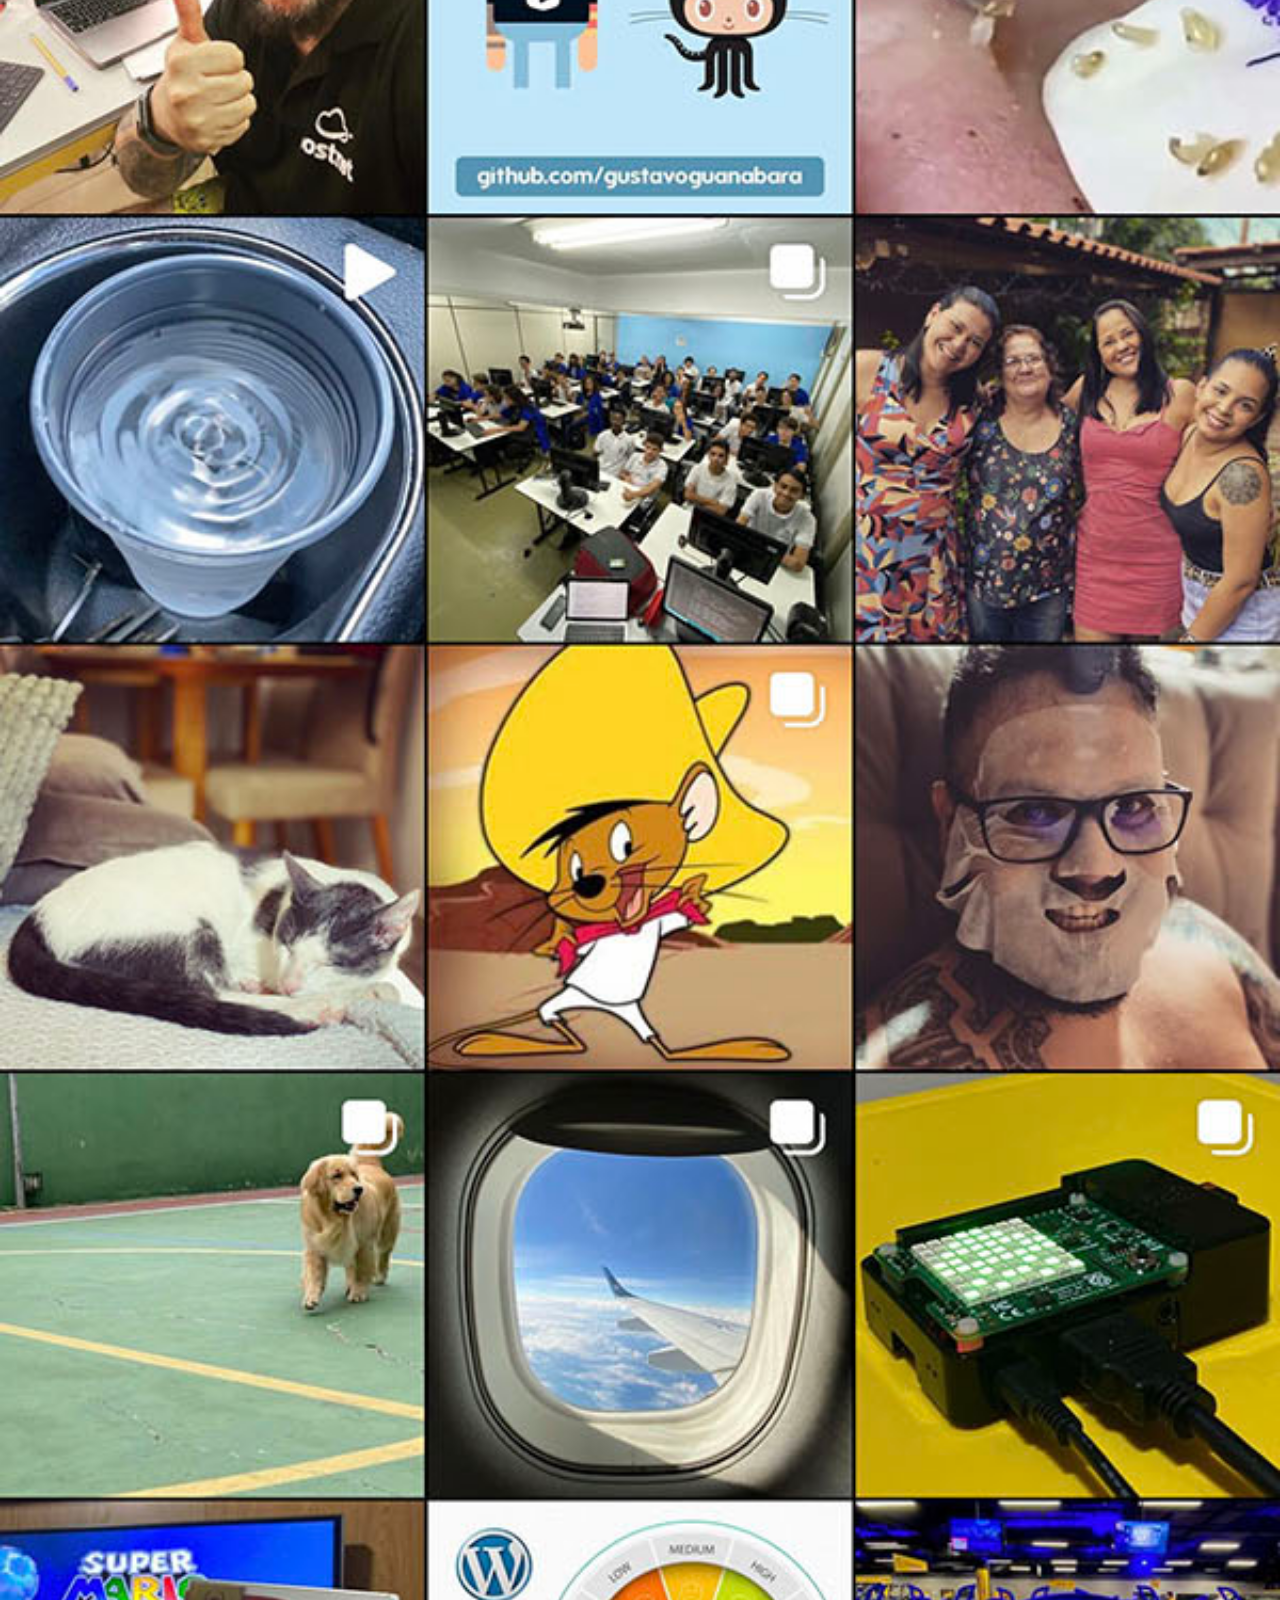
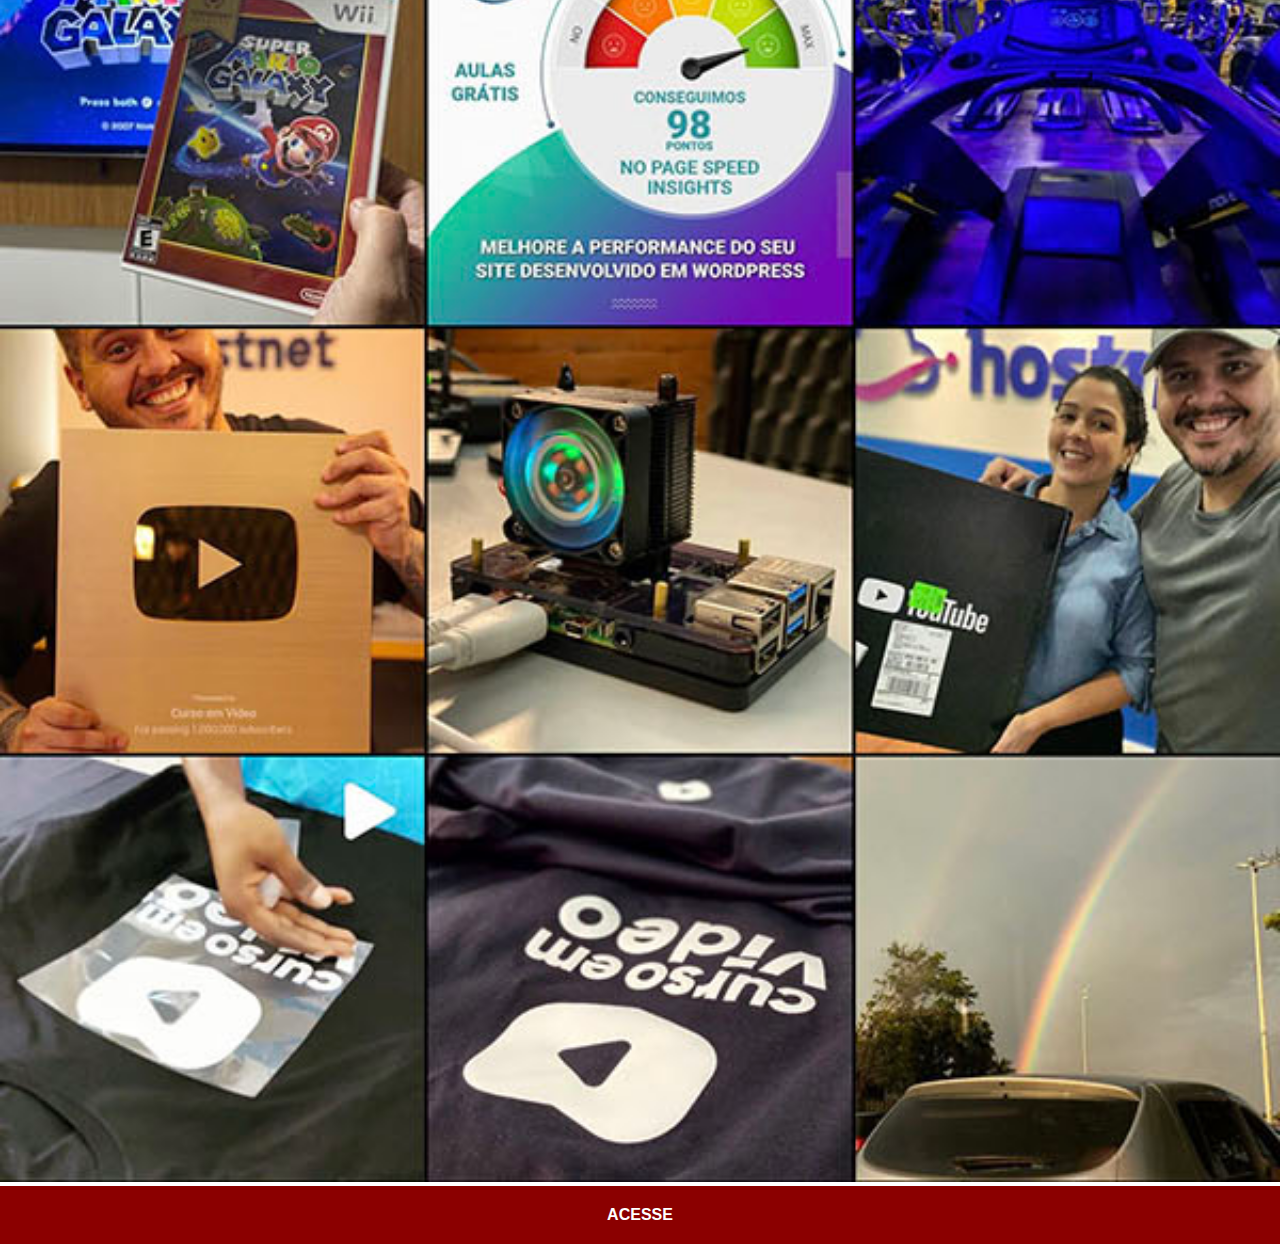
<file: instagram.html>
<!DOCTYPE html>
<html lang="pt-br">
<head>
    <meta charset="UTF-8">
    <meta name="viewport" content="width=device-width, initial-scale=1.0">
    <title>Youtube</title>
    <link rel="stylesheet" href="estilos/social.css">
</head>
<body>
    <img src="imagens/tela-instagram.jpg" alt="Tela do Instagram">
    <a href="https://www.instagram.com/gustavoguanabara/" target="_blank">ACESSE</a>
</body>
</html>
</file>
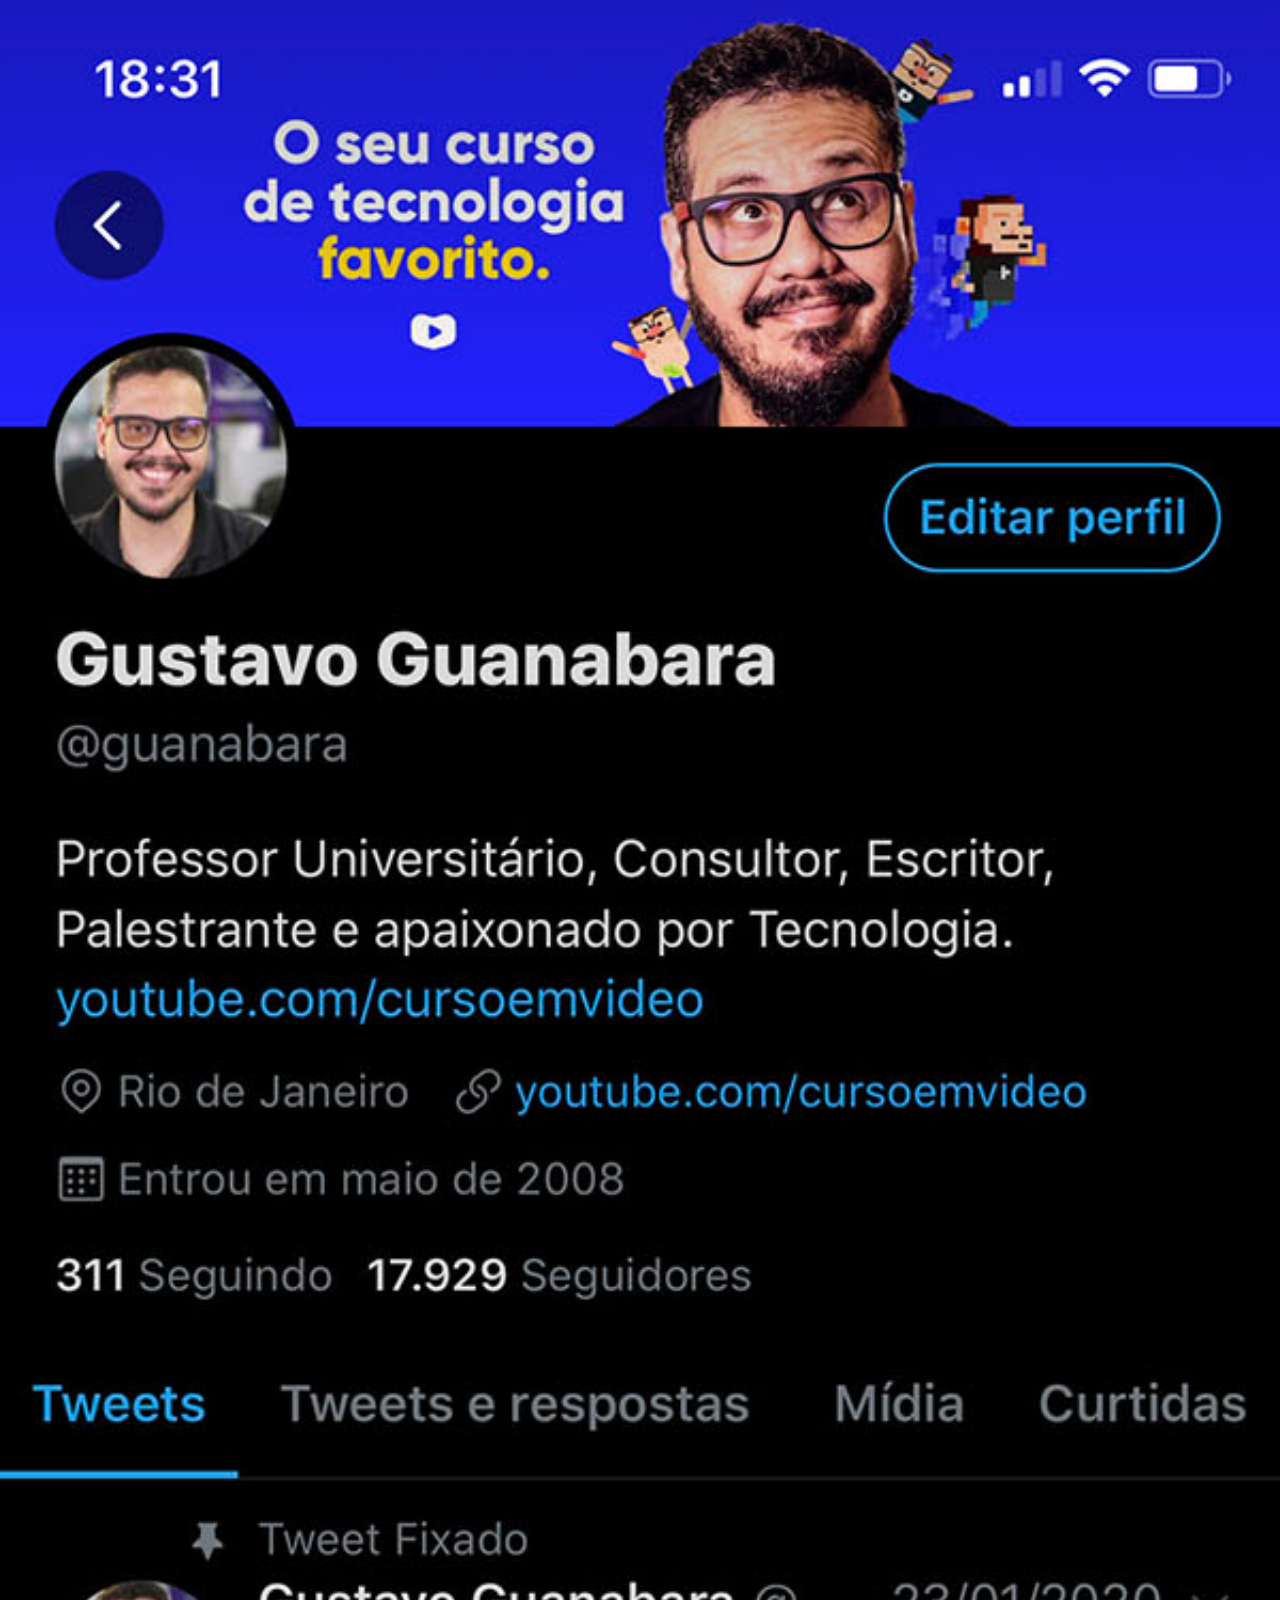
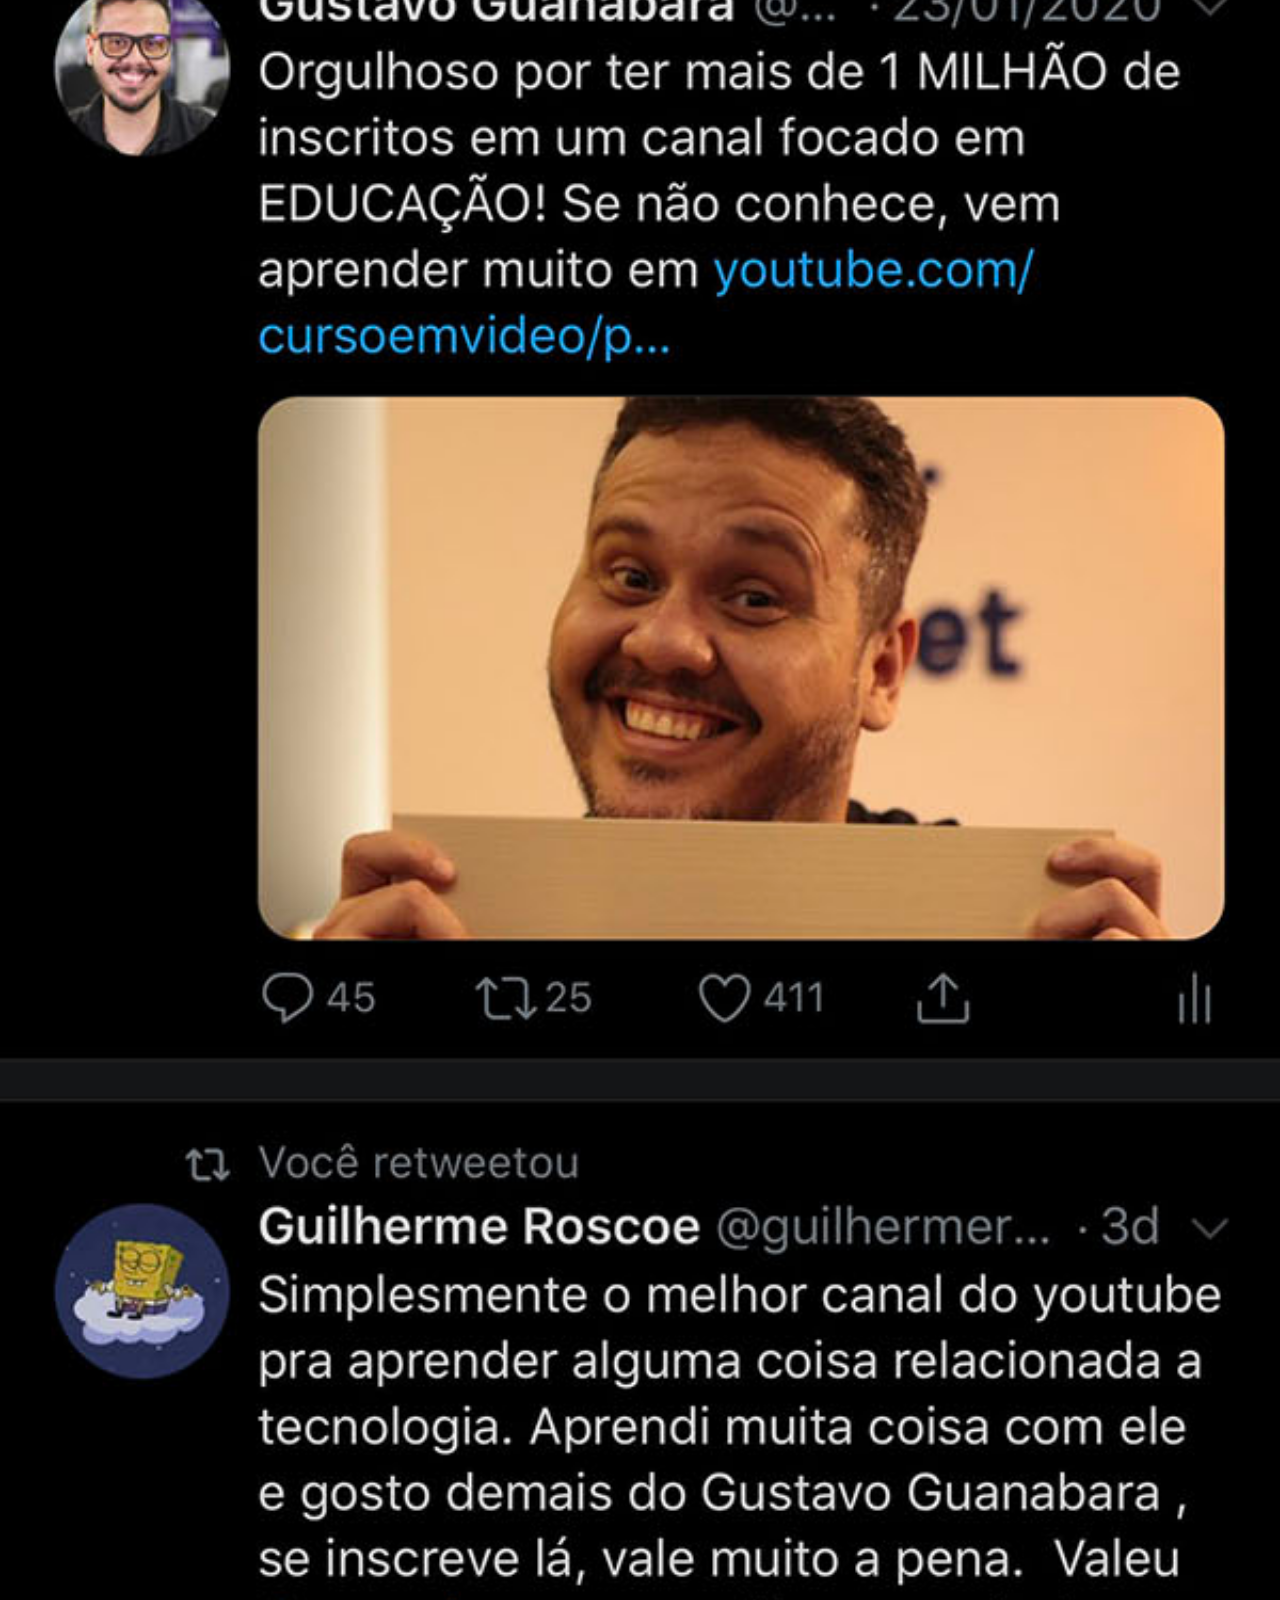
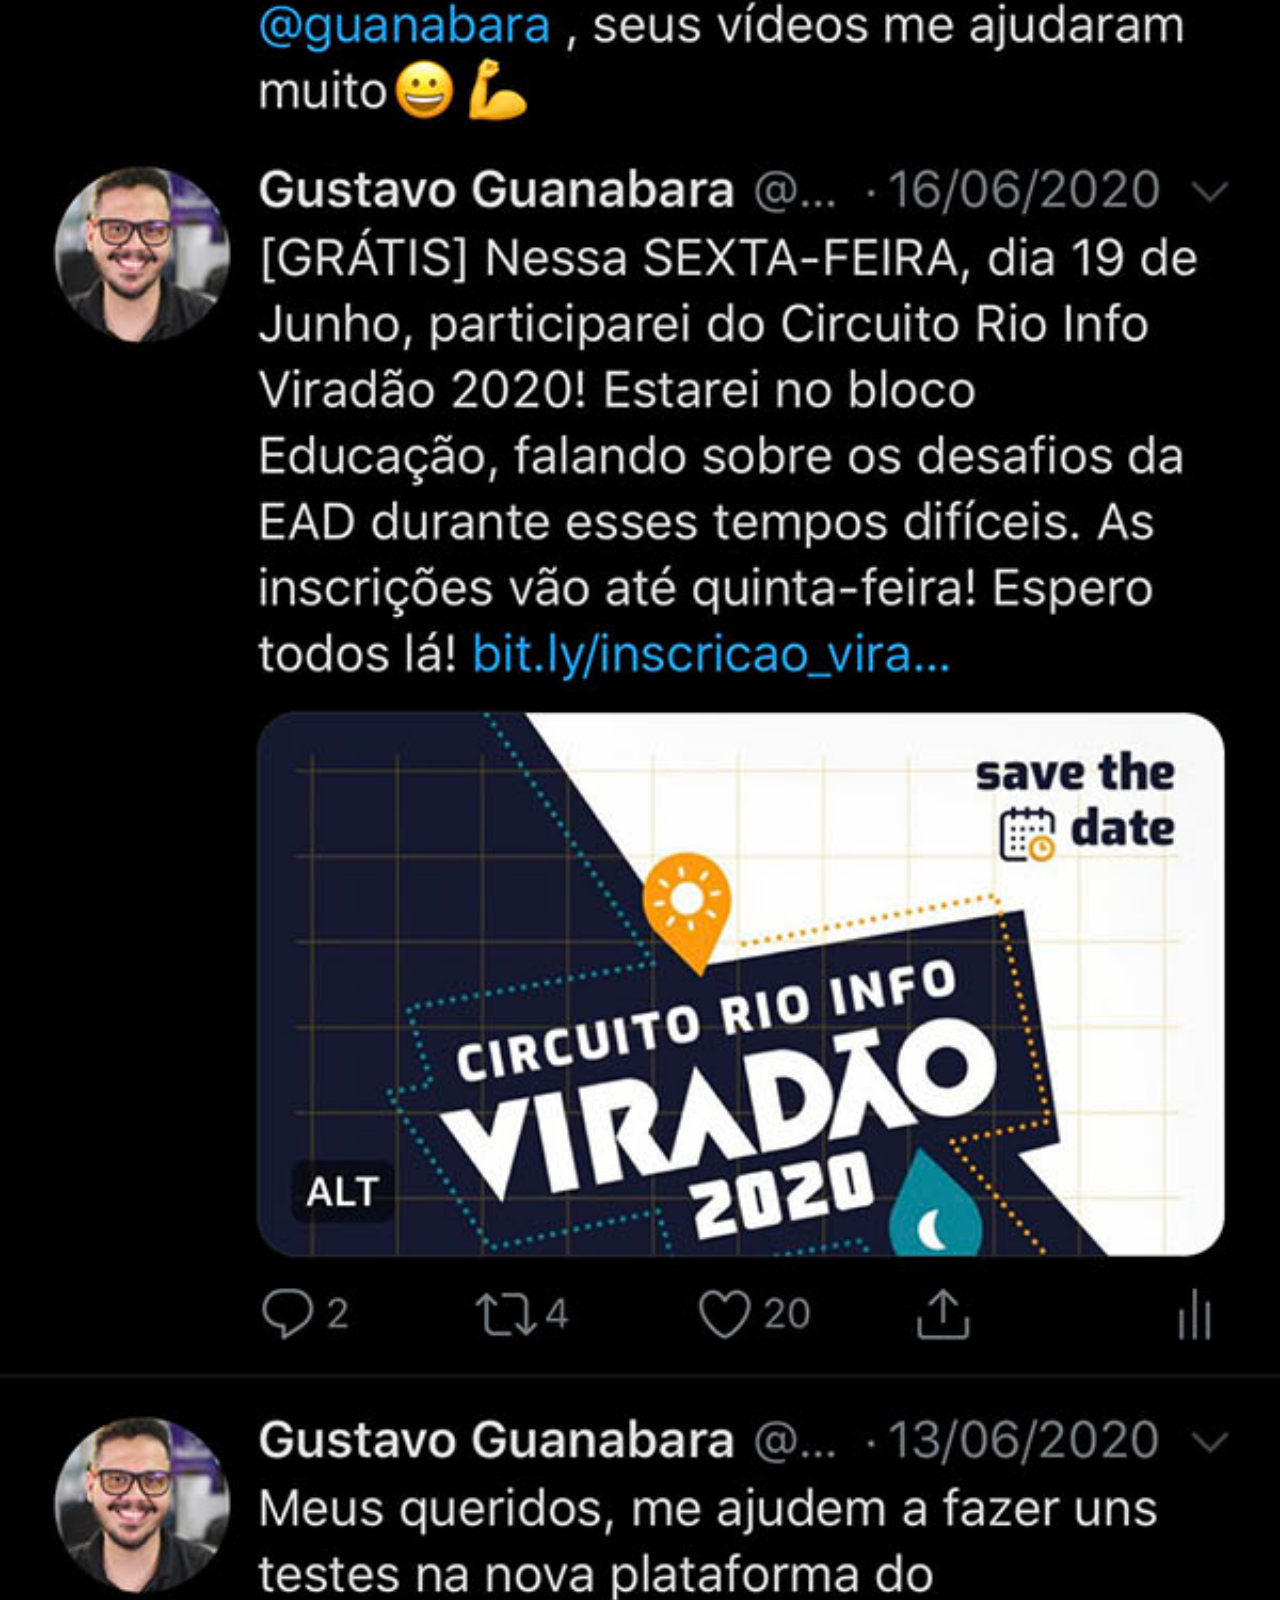
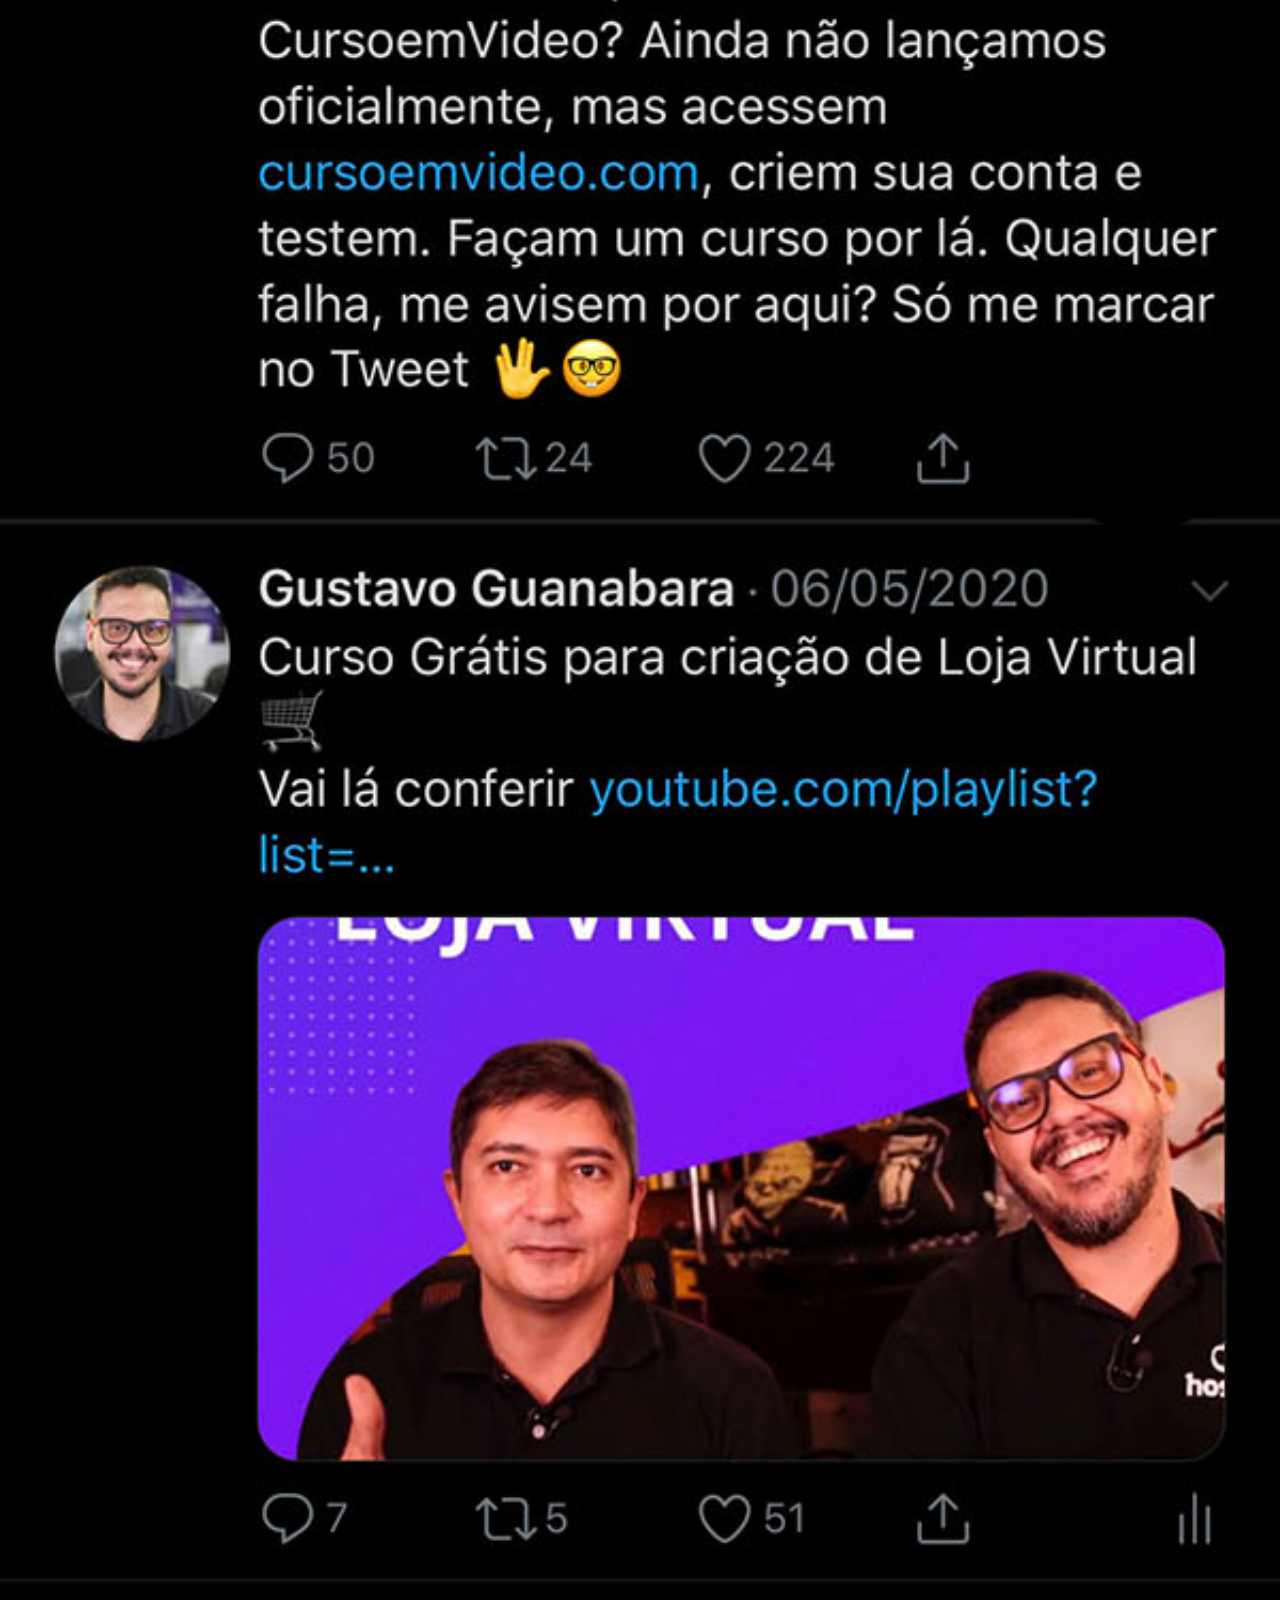
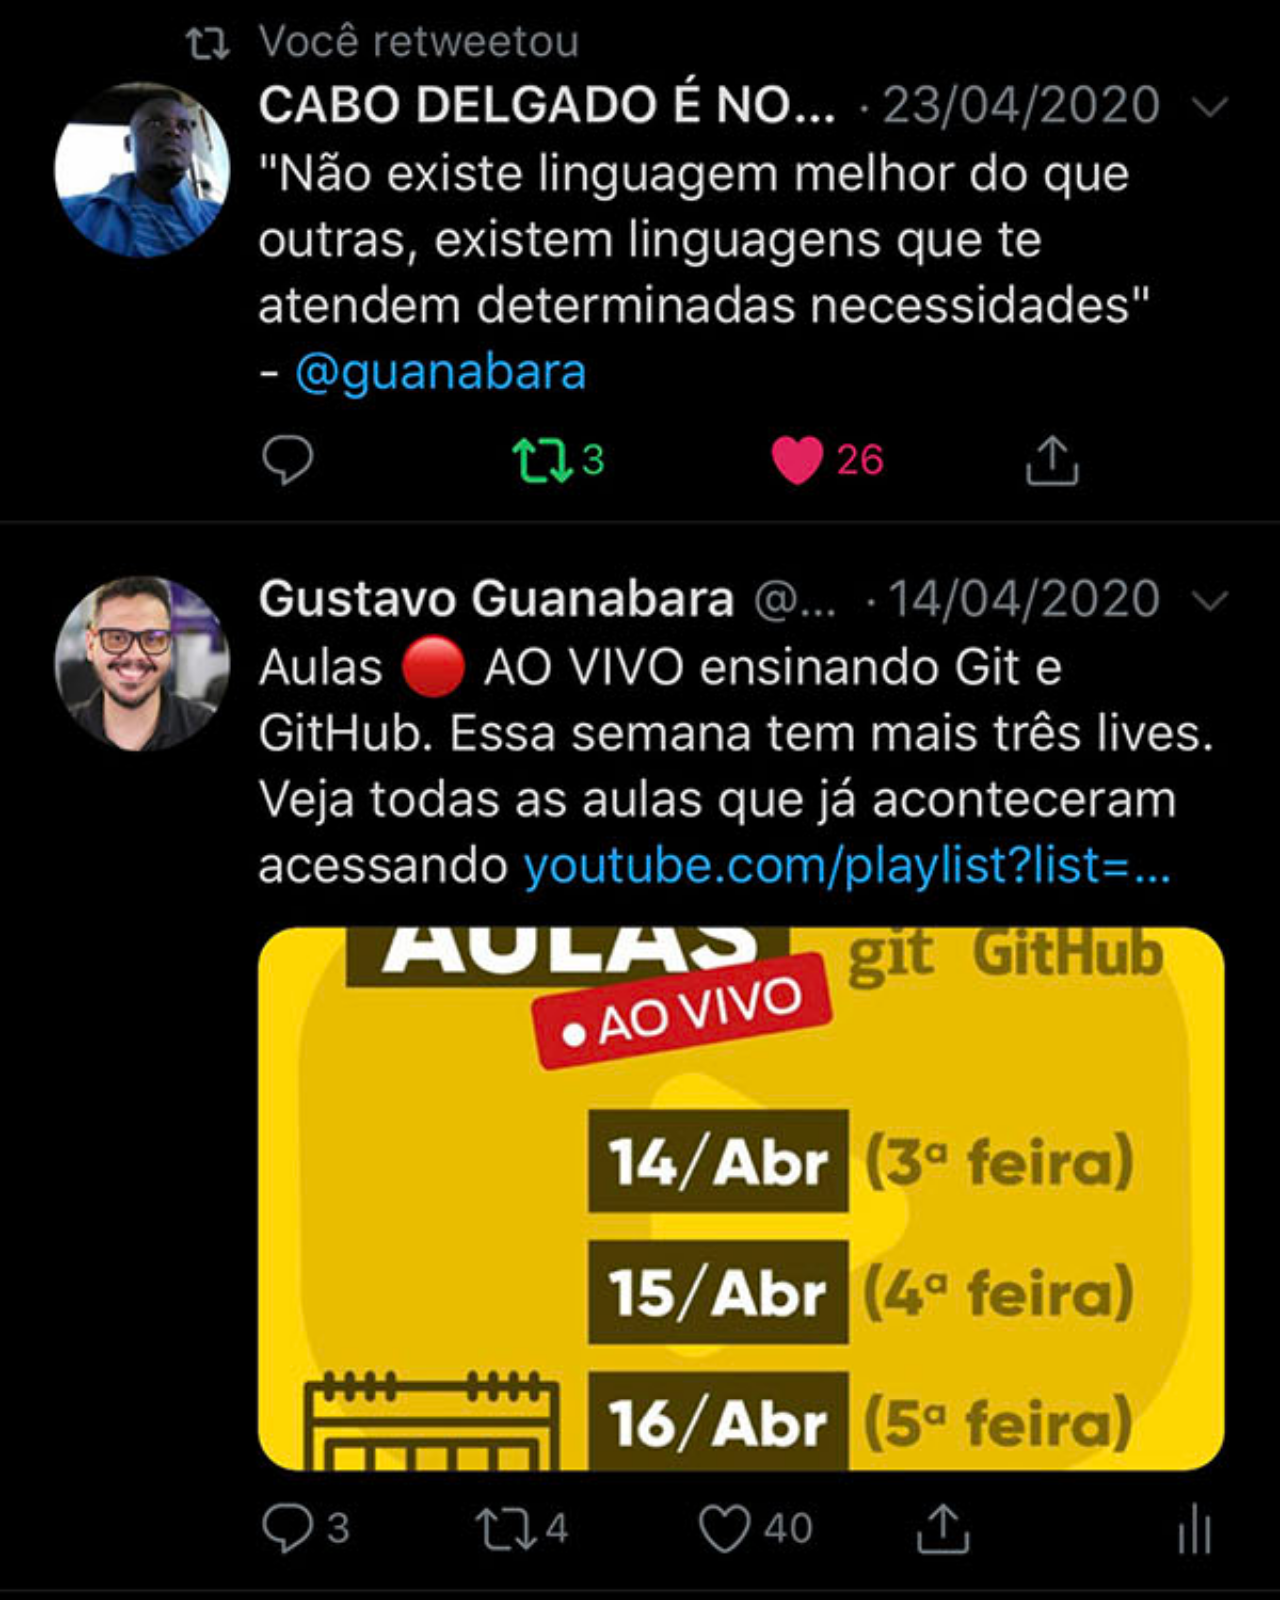
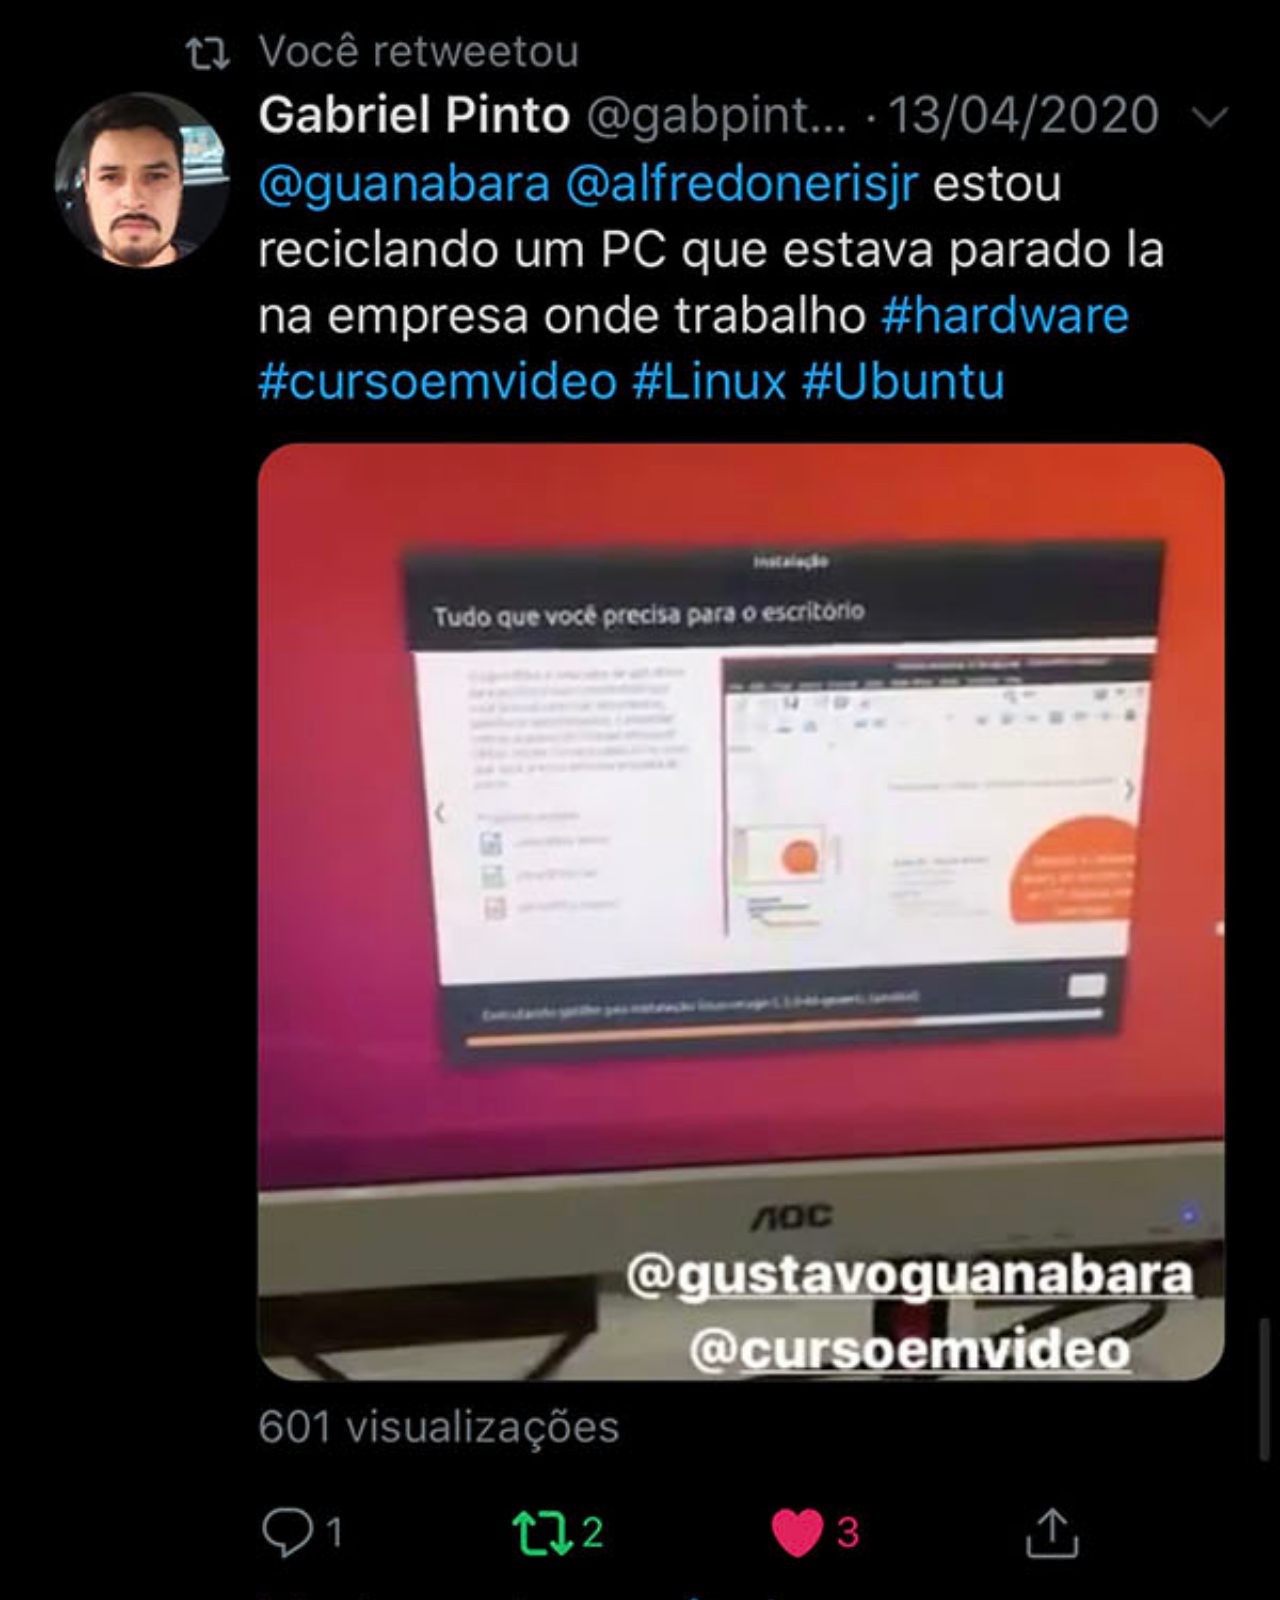
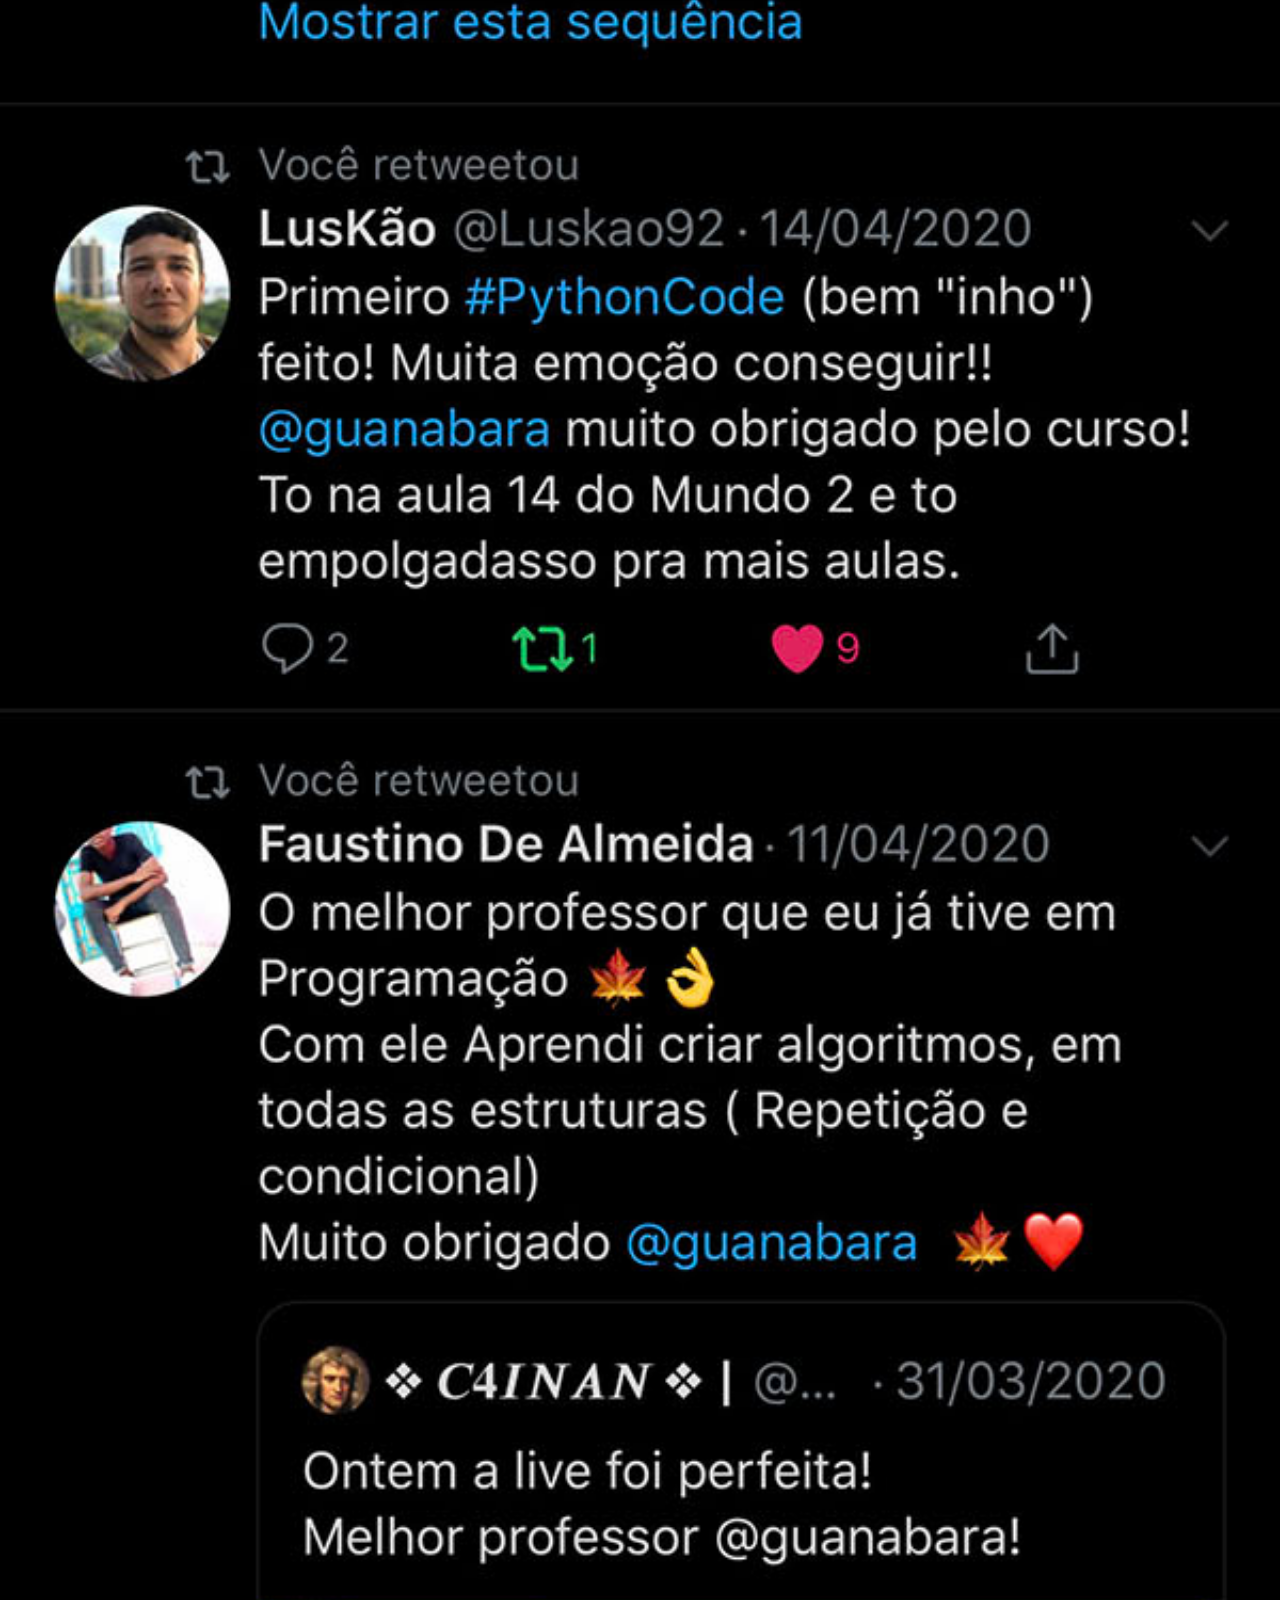
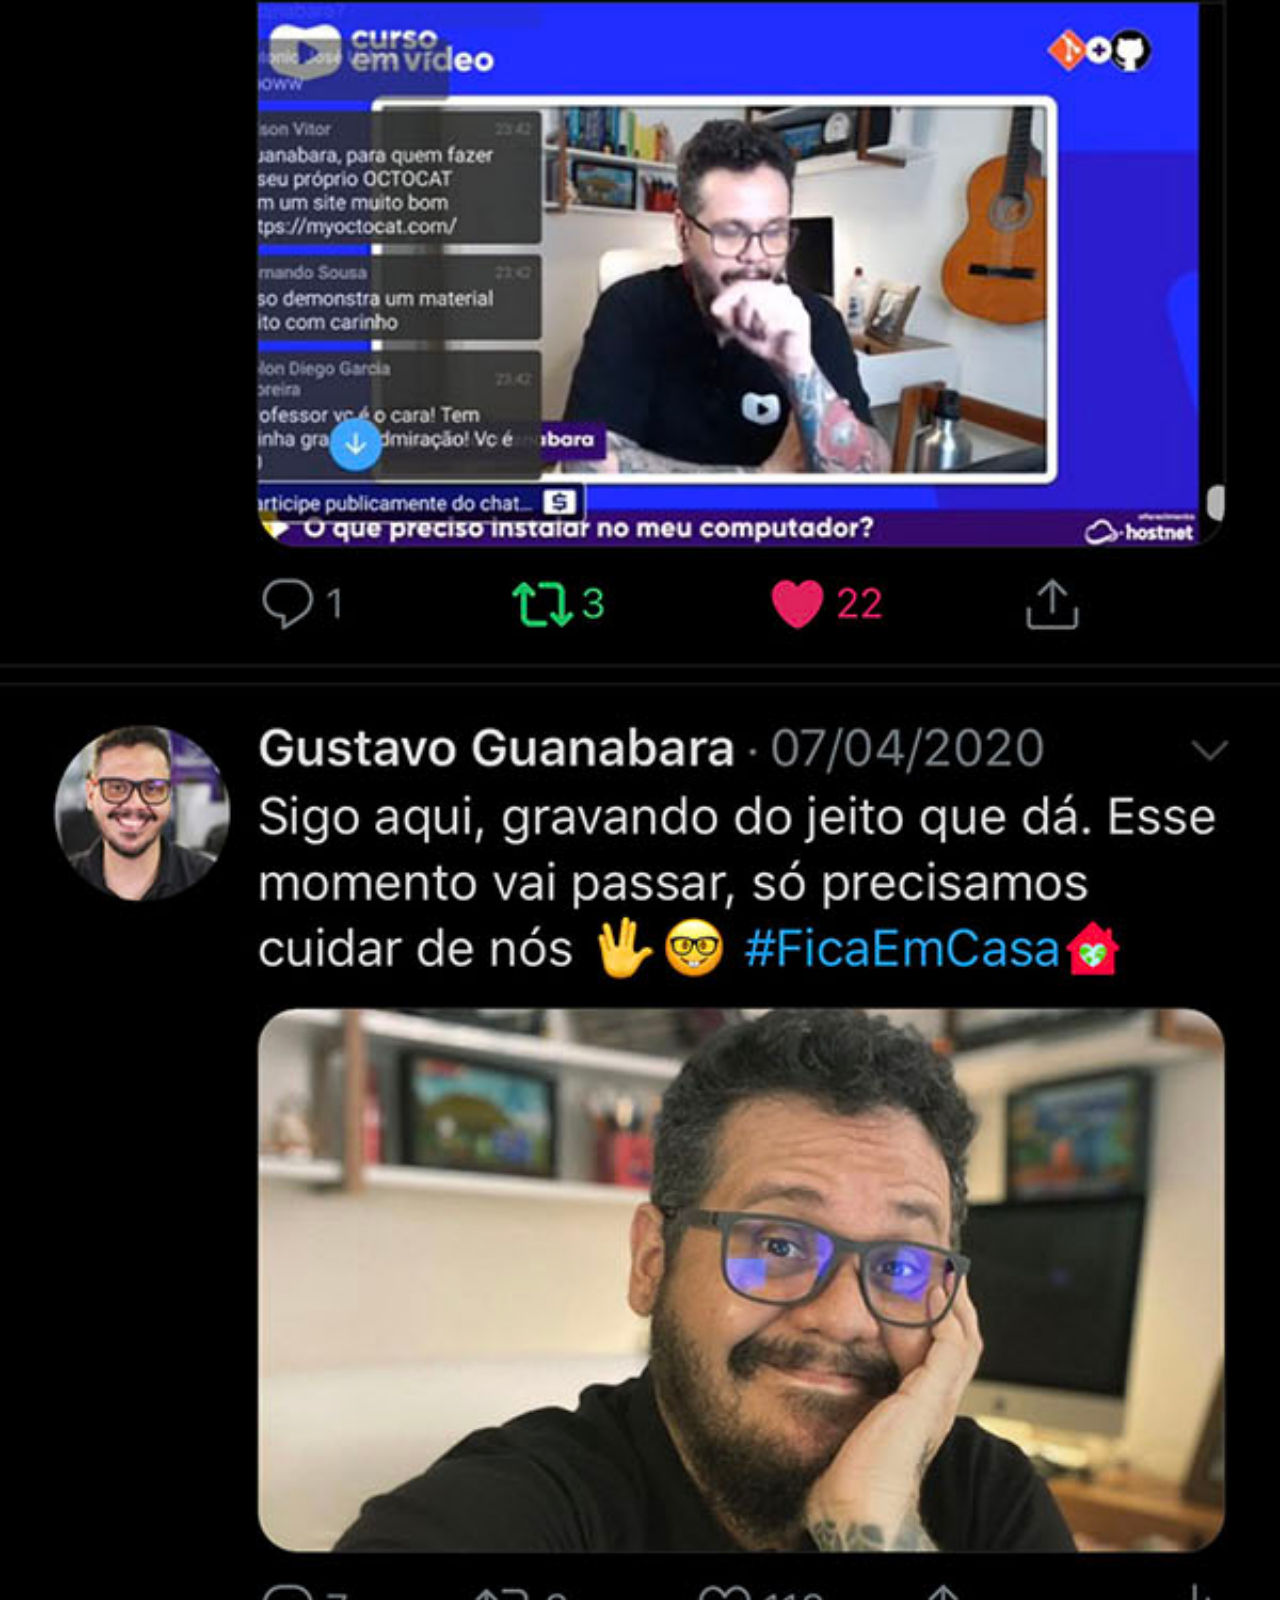
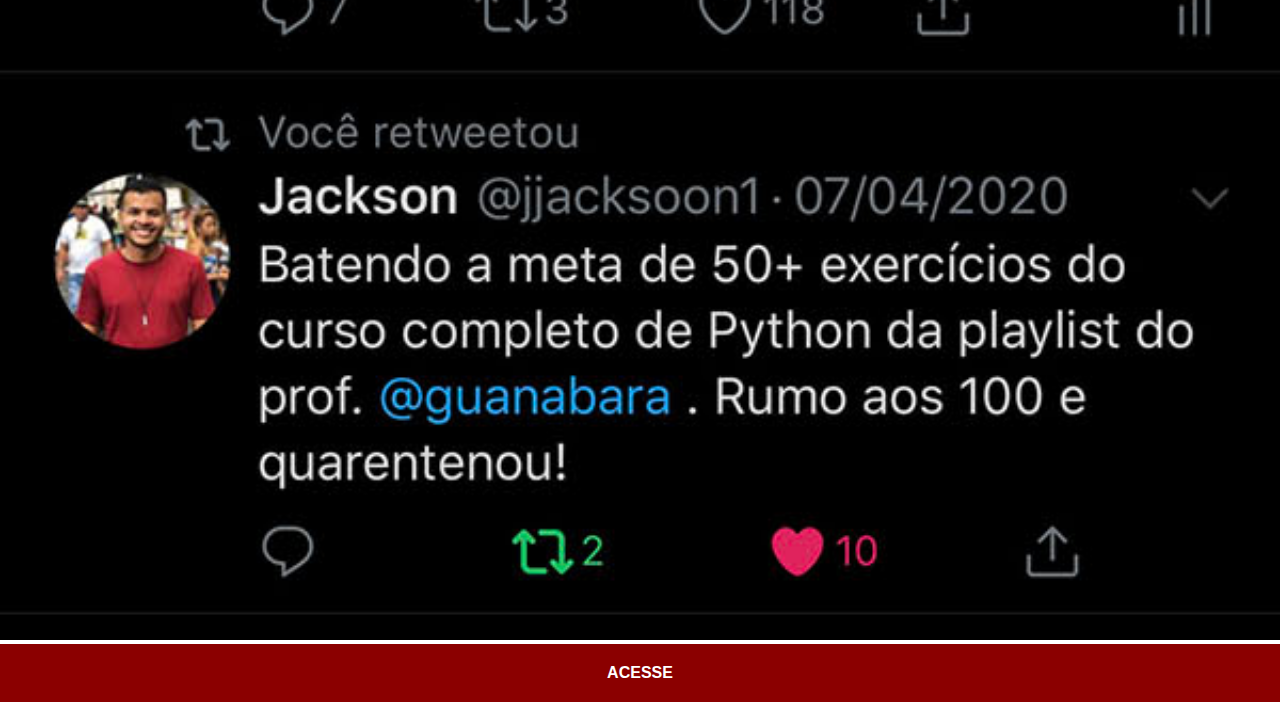
<file: twitter.html>
<!DOCTYPE html>
<html lang="pt-br">
<head>
    <meta charset="UTF-8">
    <meta name="viewport" content="width=device-width, initial-scale=1.0">
    <title>Twitter</title>
    <link rel="stylesheet" href="estilos/social.css">
</head>
<body>
    <img src="imagens/tela-twitter.jpg" alt="Tela do Instagram">
    <a href="https://twitter.com/guanabara/" target="_blank">ACESSE</a>
</body>
</html>
</file>
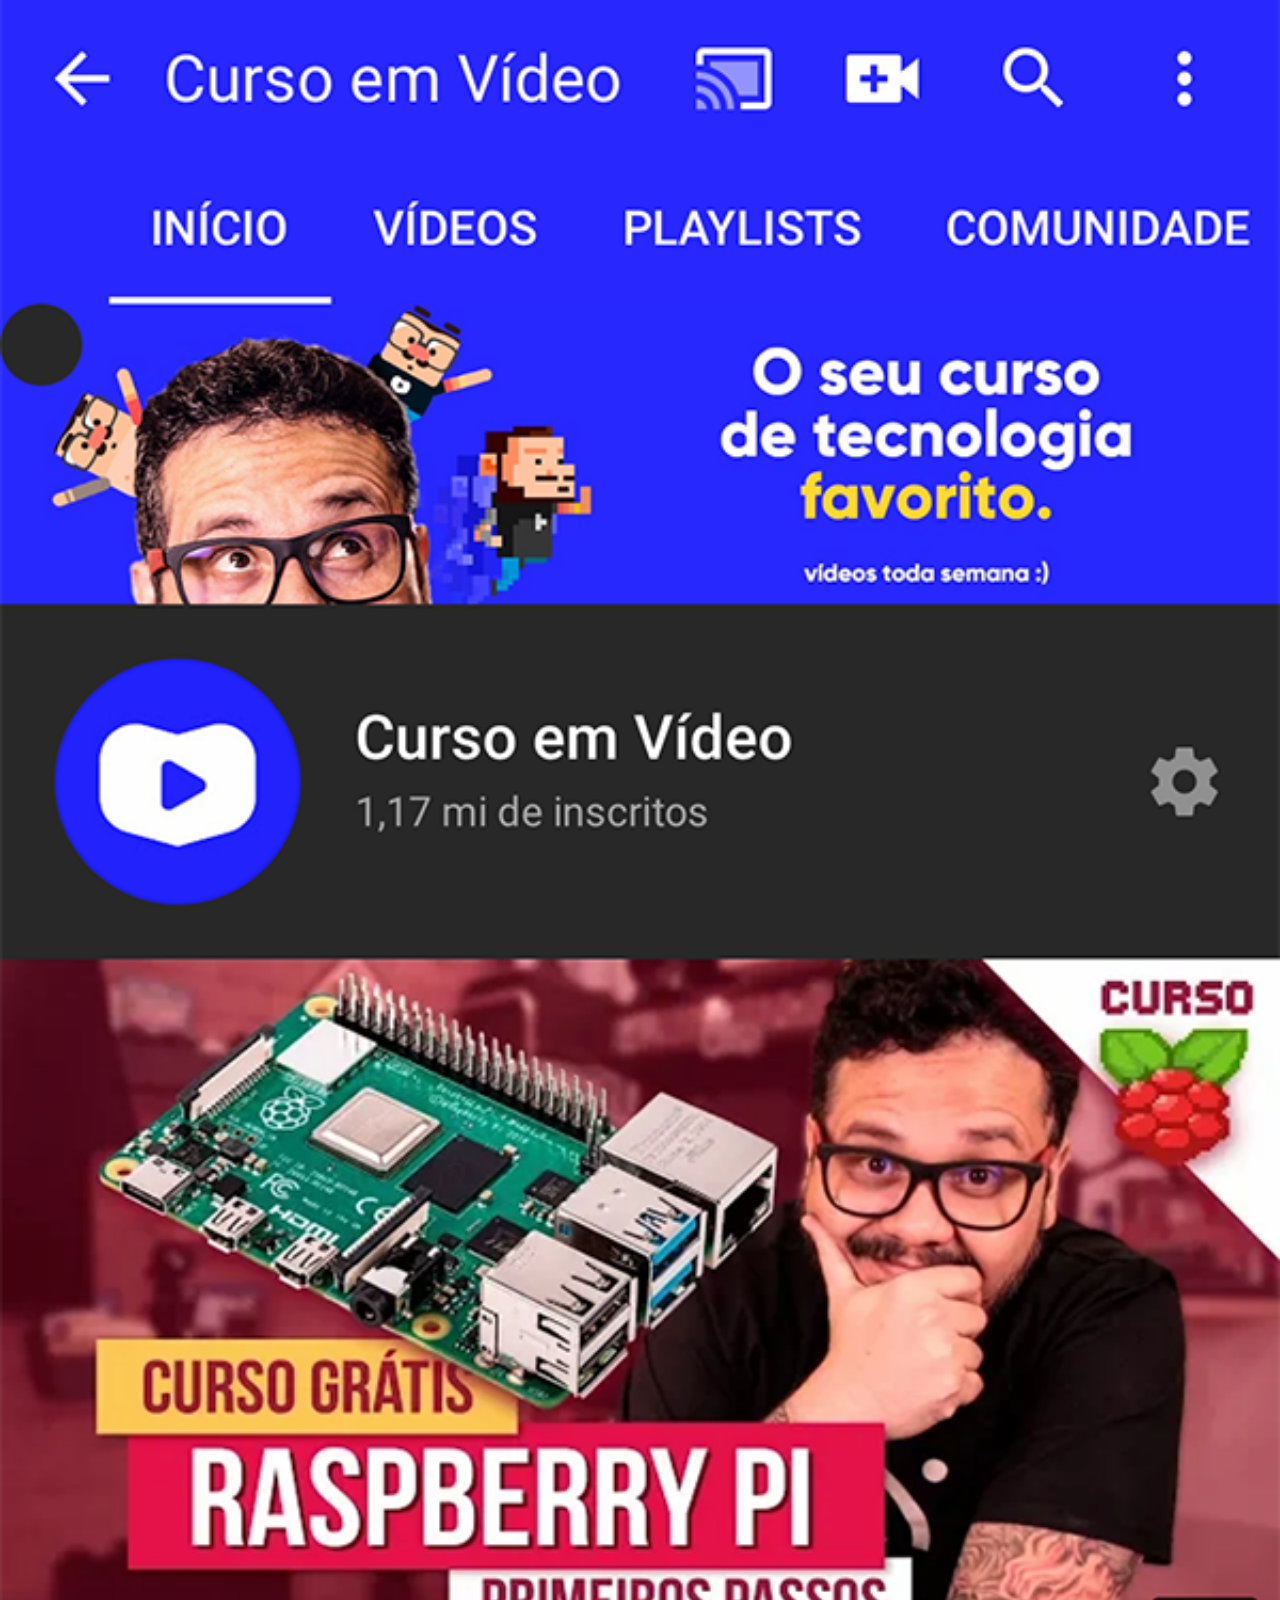
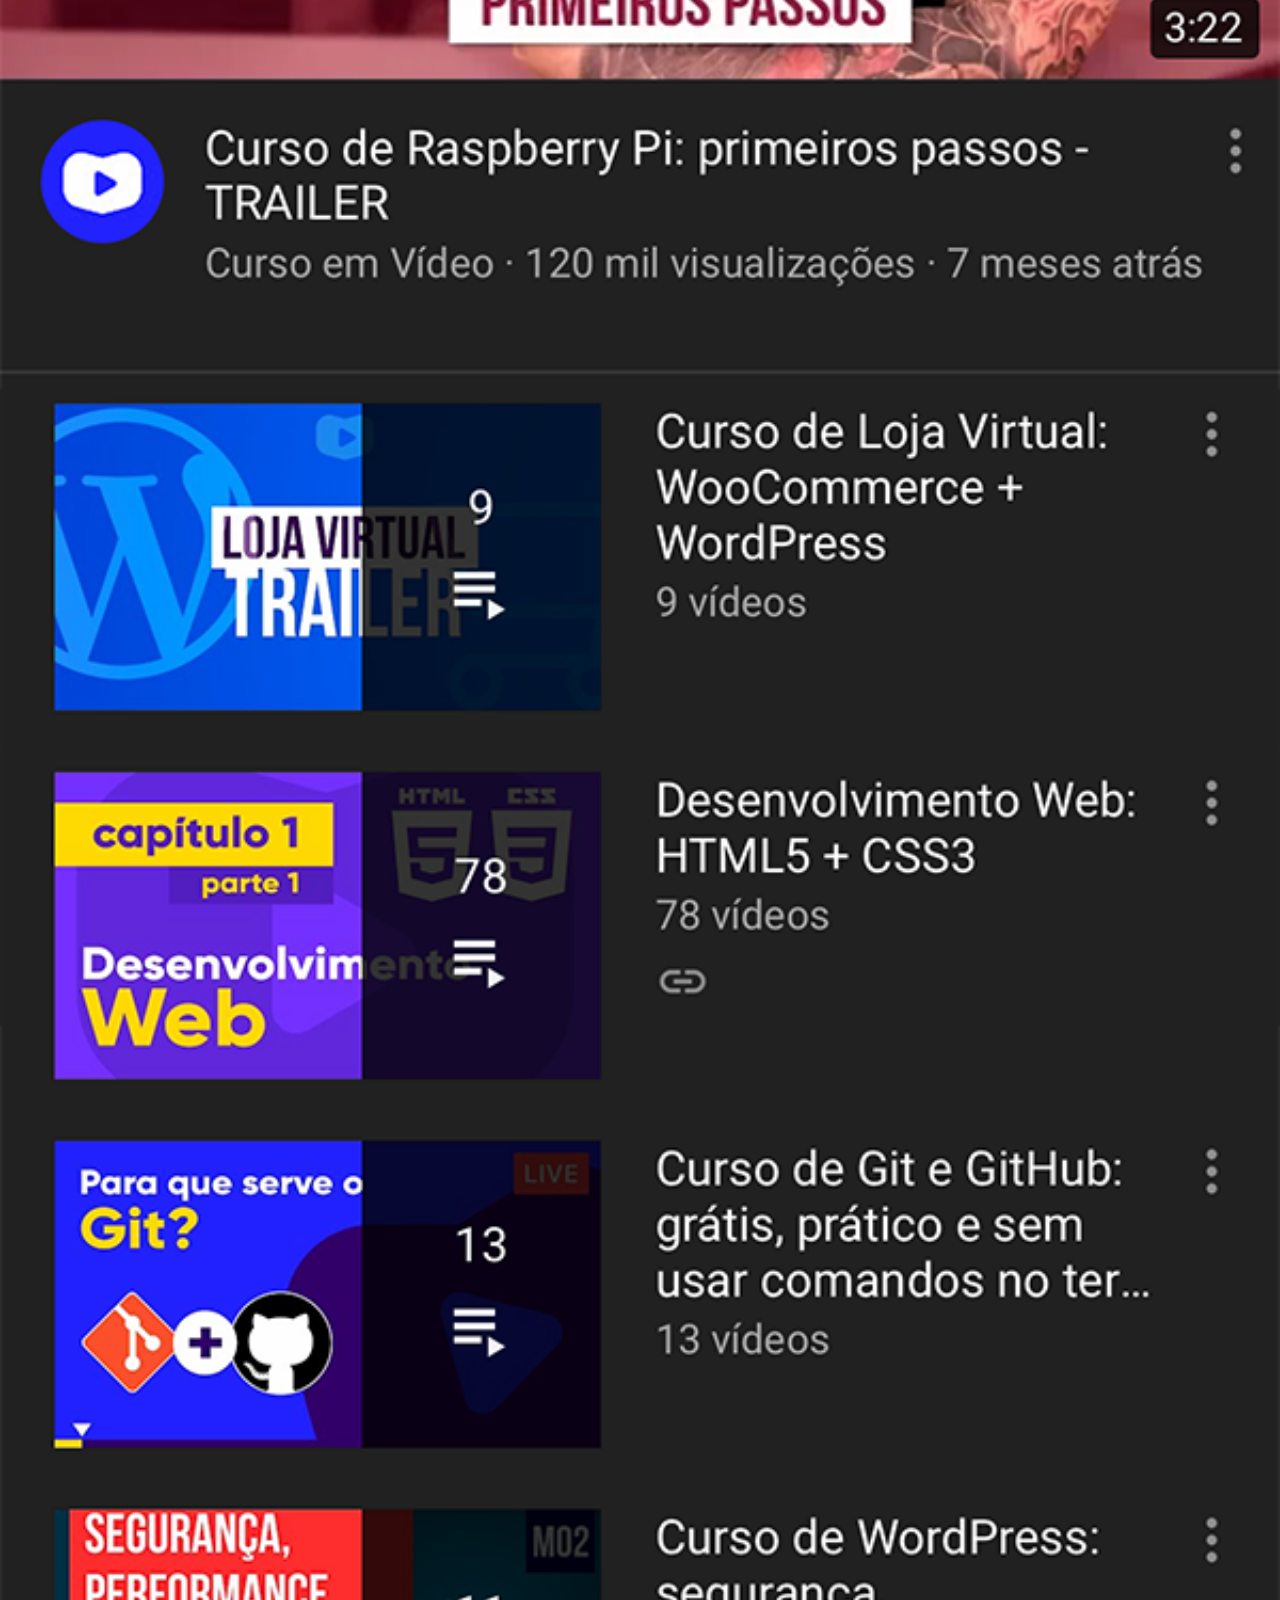
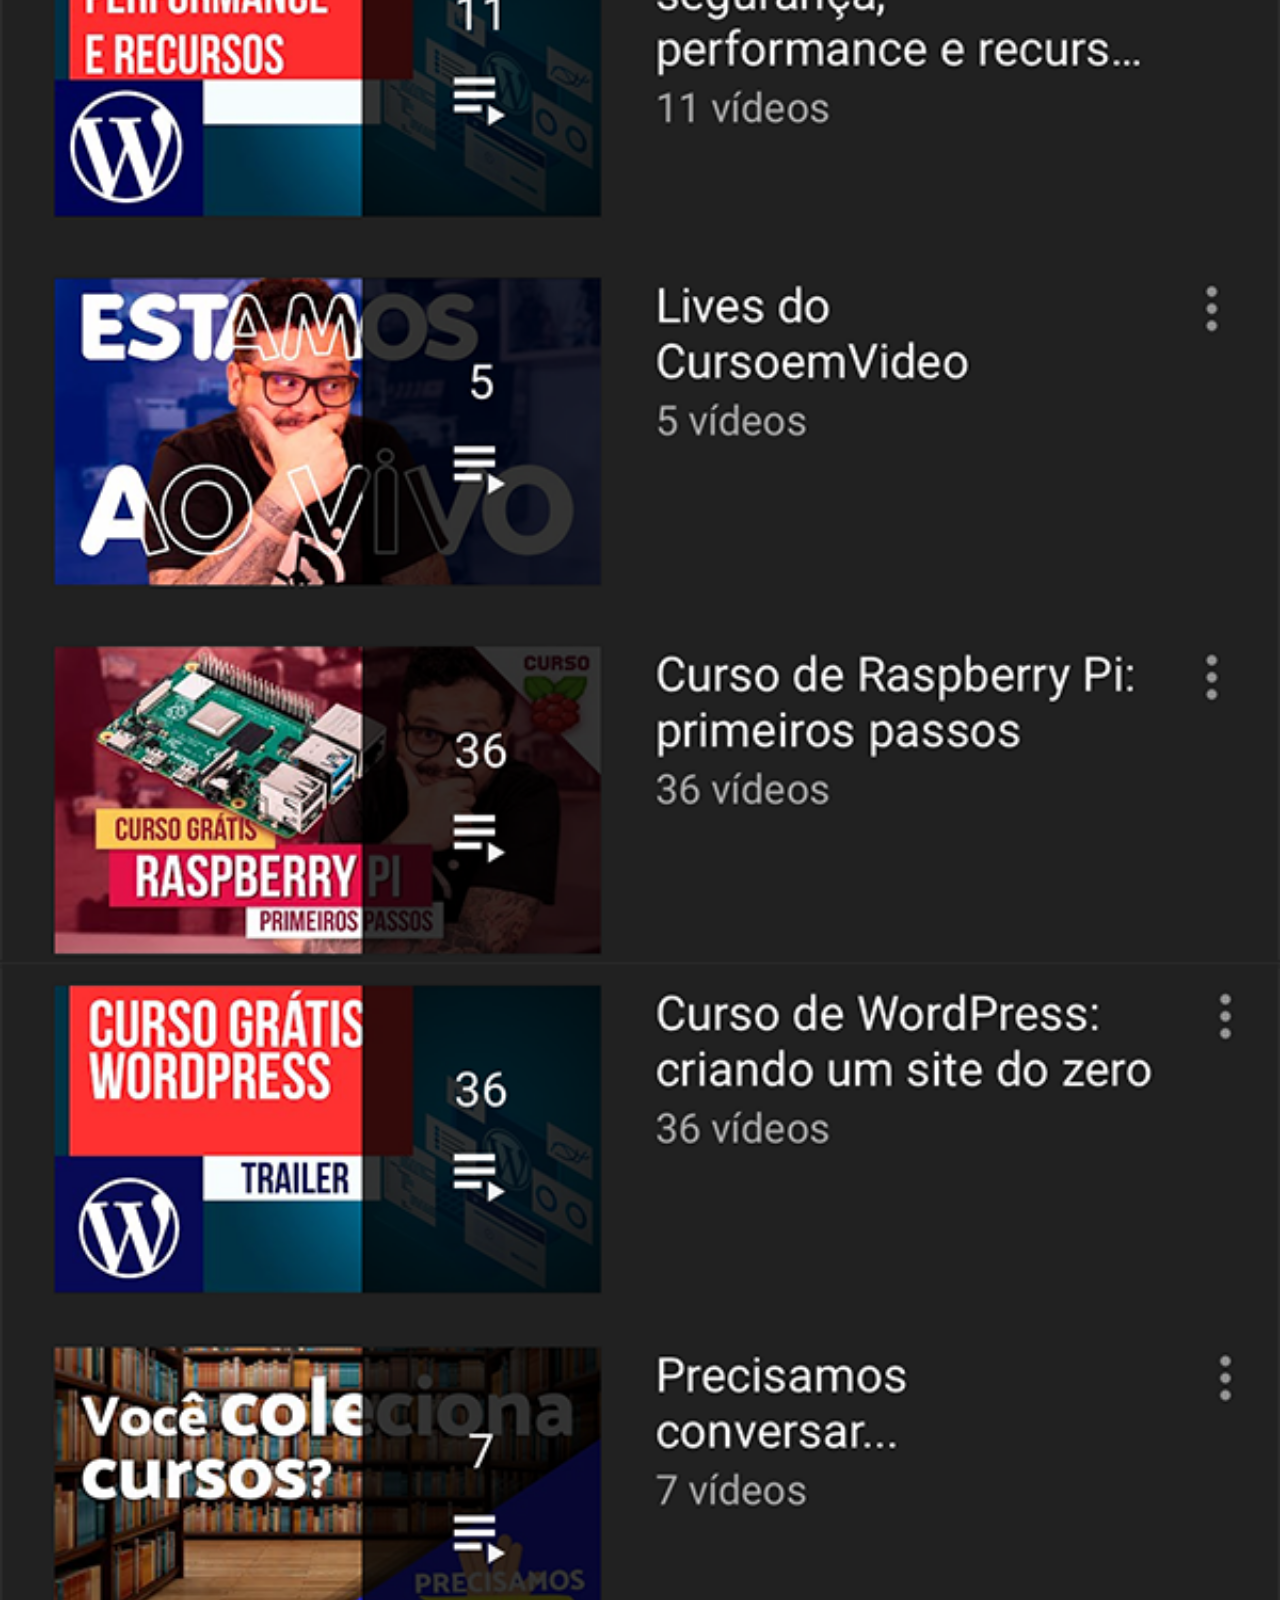
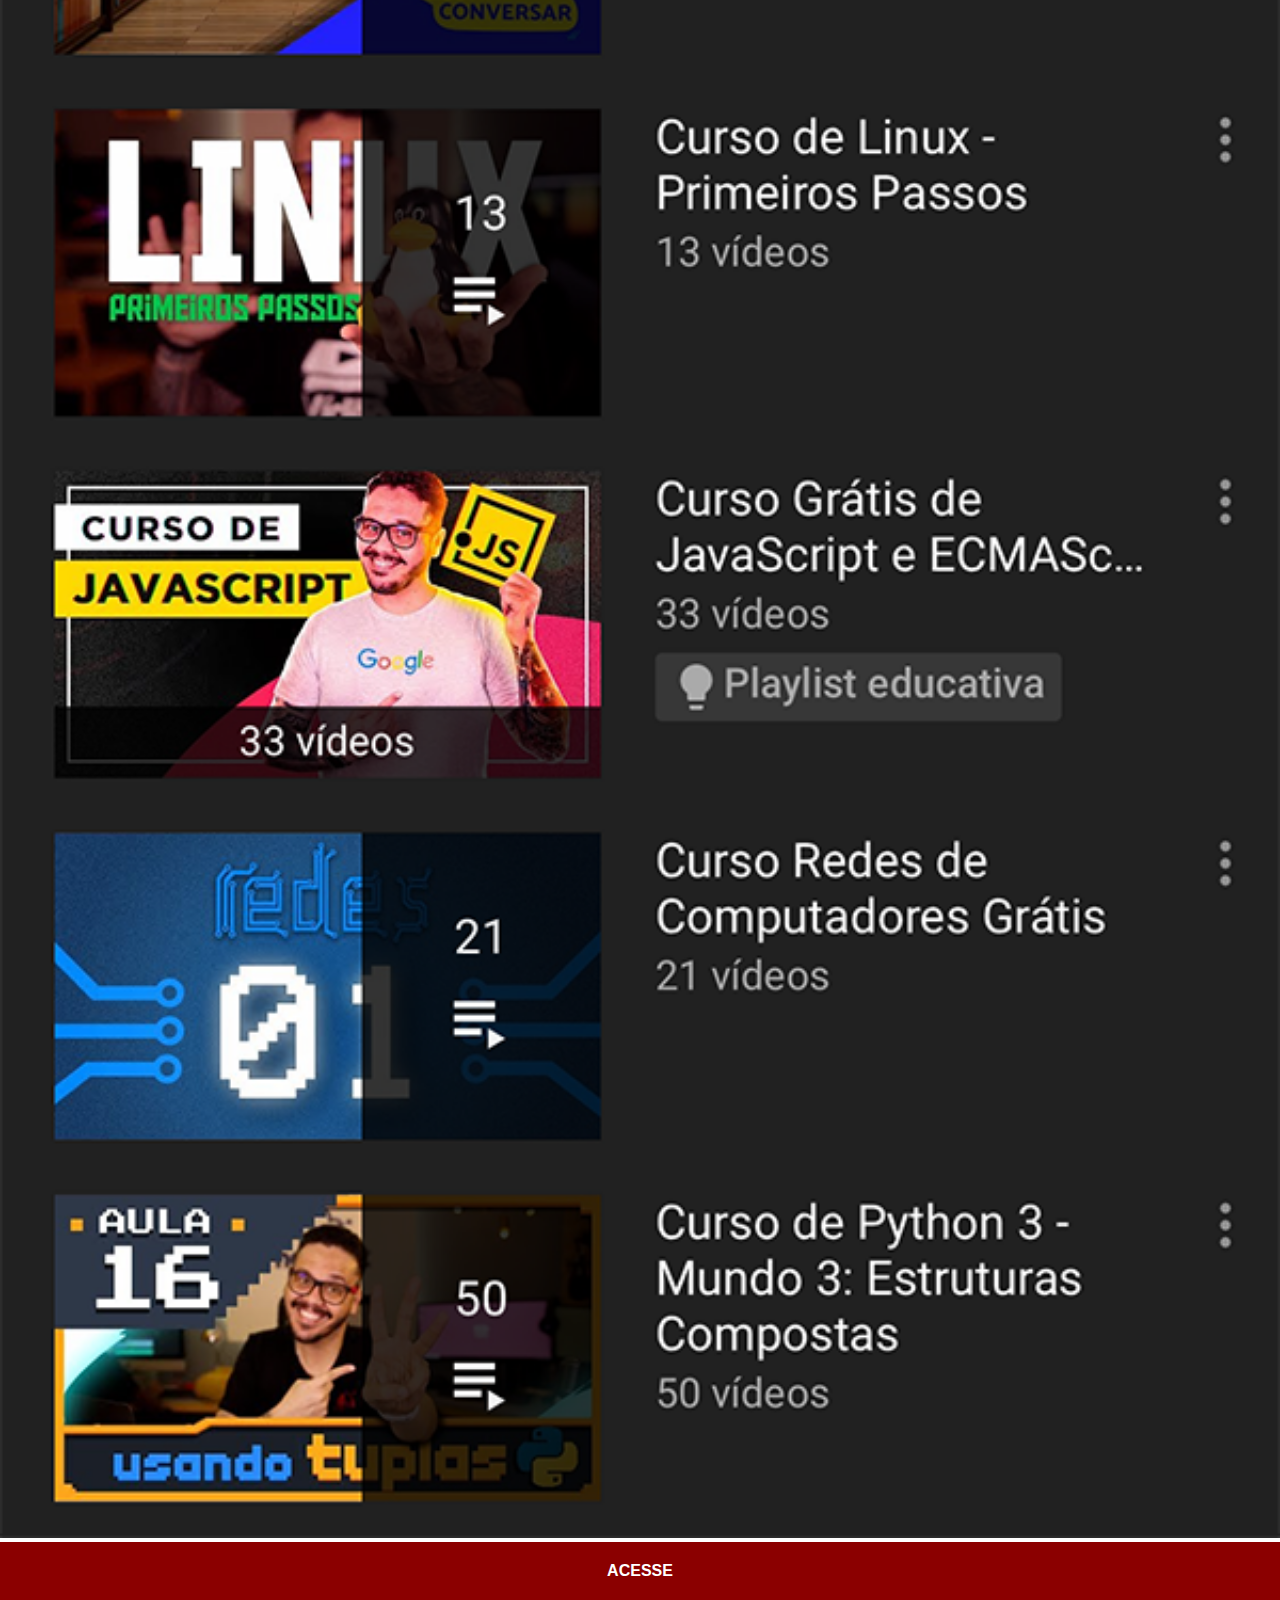
<file: youtube.html>
<!DOCTYPE html>
<html lang="pt-br">
<head>
    <meta charset="UTF-8">
    <meta name="viewport" content="width=device-width, initial-scale=1.0">
    <title>Youtube</title>
    <link rel="stylesheet" href="estilos/social.css">
</head>
<body>
    <img src="imagens/tela-youtube.png" alt="Tela do Youtube">
    <a href="https://www.youtube.com/channel/UCBipPGx6DeSv9k4xCKbIeKw" target="_blank">ACESSE</a>
</body>
</html>
</file>
<file: estilos/style.css>
@charset "UTF-8";

*{
    margin: 0px;
    padding: 0px;
    font-family: Arial, Helvetica, sans-serif;
}

html, body{
    height: 100vh;
    width: 100vw;
    background-color: black;
}

body{
    background-image: url(../imagens/fundo-madeira.jpg);
    background-repeat: no-repeat;
    background-position: top center;
    background-size: cover;
    background-attachment: fixed;
}

main{
    position: relative;
    height: 100vh;
}

section#telefone{
    position: absolute;
    top: 50%;
    left: 50%;
    transform: translate(-50%, -50%);
    height: 627px;
    width: 311px;
    background-image: url(../imagens/frame-iphone.png);
    background-repeat: no-repeat;
}

iframe#tela{
    position: relative;
    top: 80px;
    left: 22px;
    width: 270px;
    height: 471px;
}

section#redes-sociais{
    text-align: right;
}

section#redes-sociais img{
    width: 50px;
    margin: 10px;
    border-radius: 50%;
    box-shadow: 2px 2px 3px rgba(0, 0, 0, 0.400);
    box-sizing: border-box;
}

section#redes-sociais img:hover{
    border: 1px solid rgba(255, 255, 255, 0.445);
    transform: translate(-3px, -3px);
    box-shadow: 5px 5px 10px rgba(0, 0, 0, 0.400);
    transition: transform 0.3s;
}

::-webkit-scrollbar{
    width: 0px;
    height: 0px;
}
</file>
<file: estilos/social.css>
@charset "UTF-8";
*{
    margin: 0px;
    padding: 0px;
    font-family: Arial, Helvetica, sans-serif;
}

img{
    width: 100vw;
}

::-webkit-scrollbar{
    width: 0px;
    height: 0px;
}

a{
    display: block;
    color: white;
    background-color: darkred;
    padding: 20px;
    text-align: center;
    font-weight: bolder;
    text-decoration: none;

}

a:hover{
    background-color: red;
}
</file>
